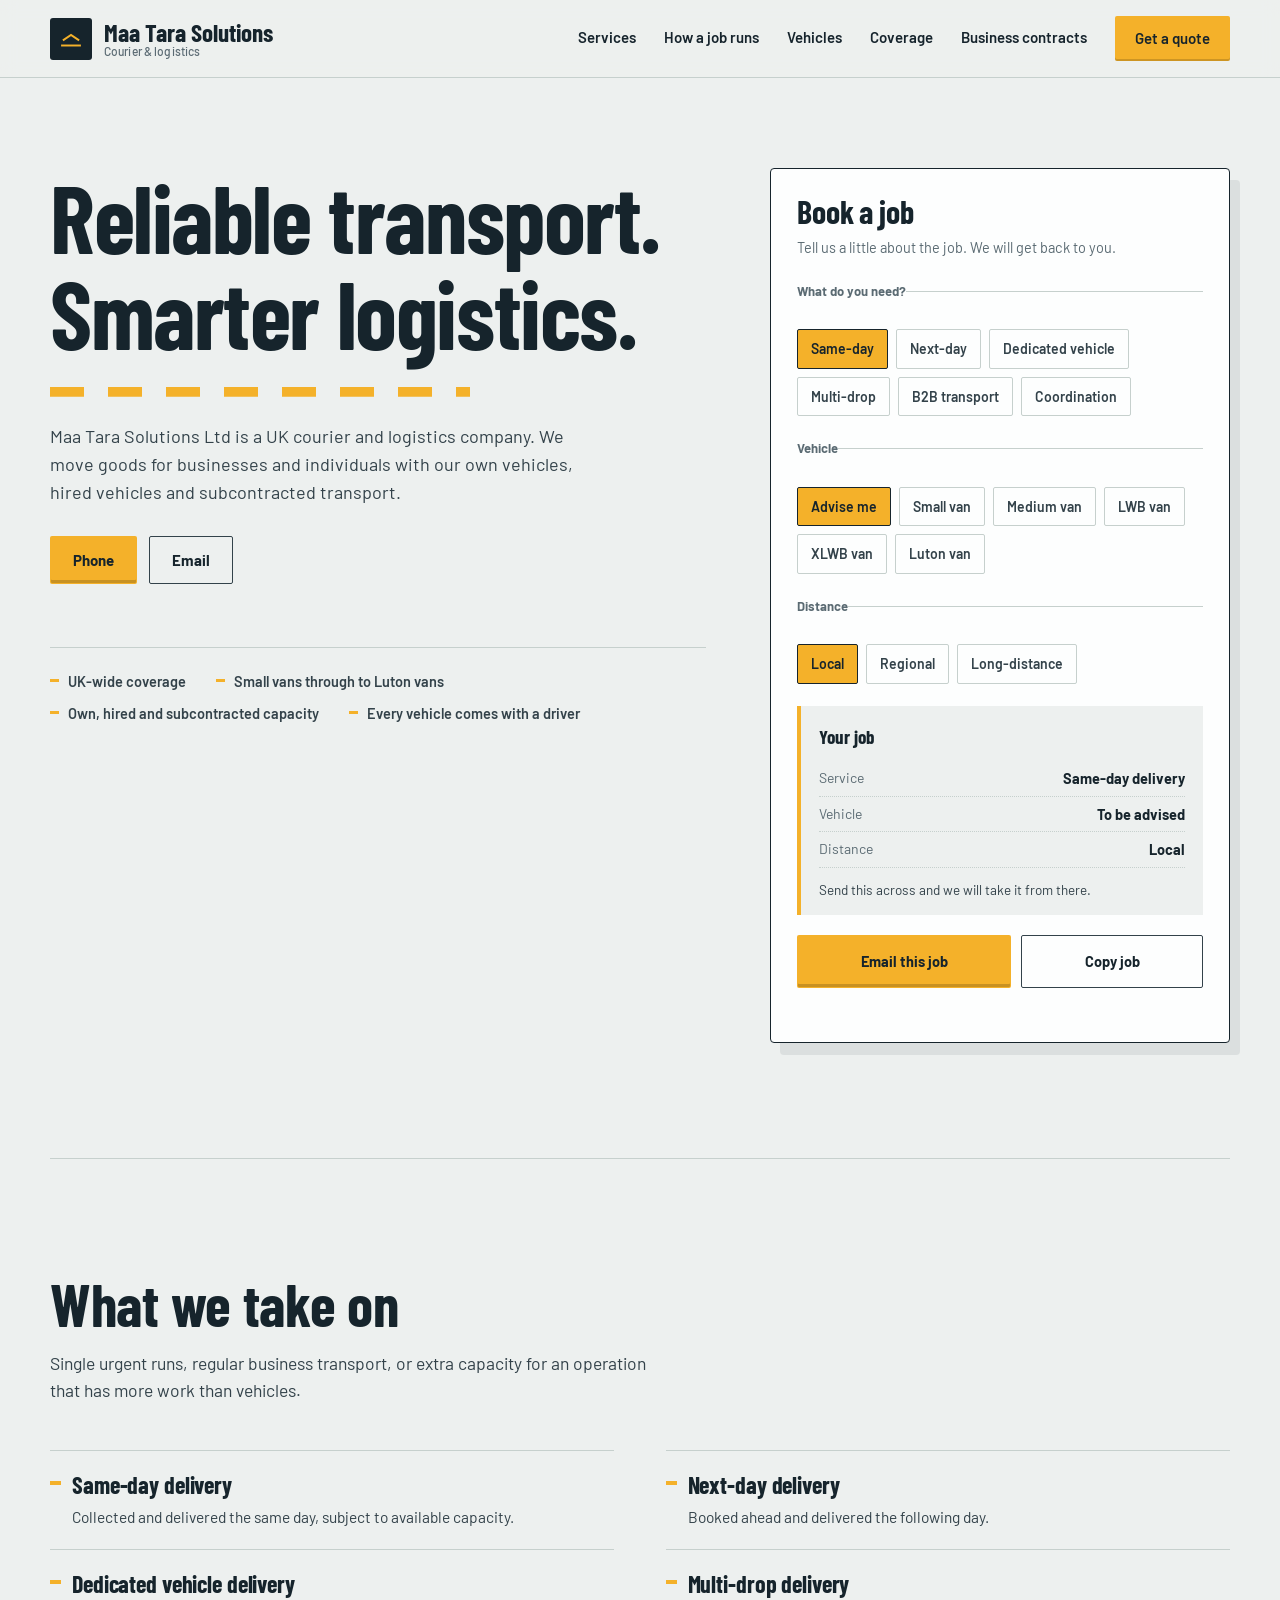
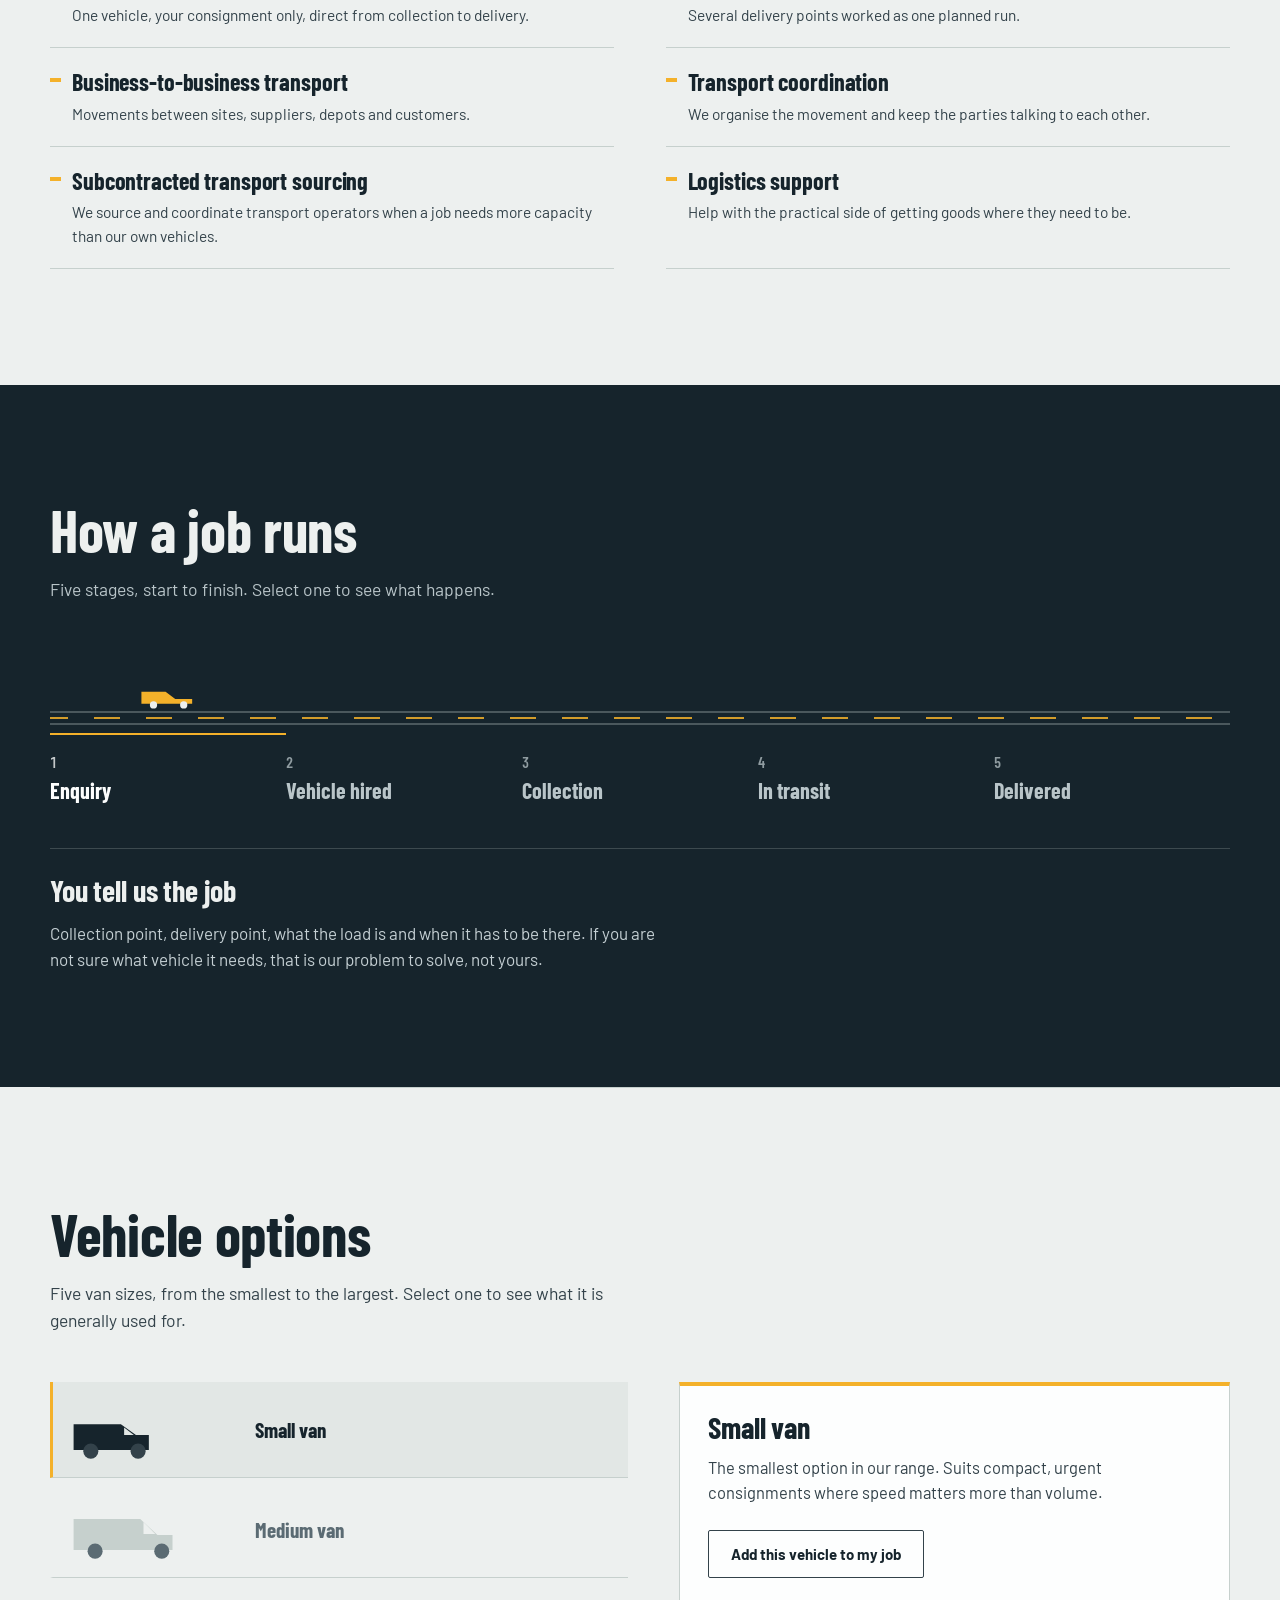
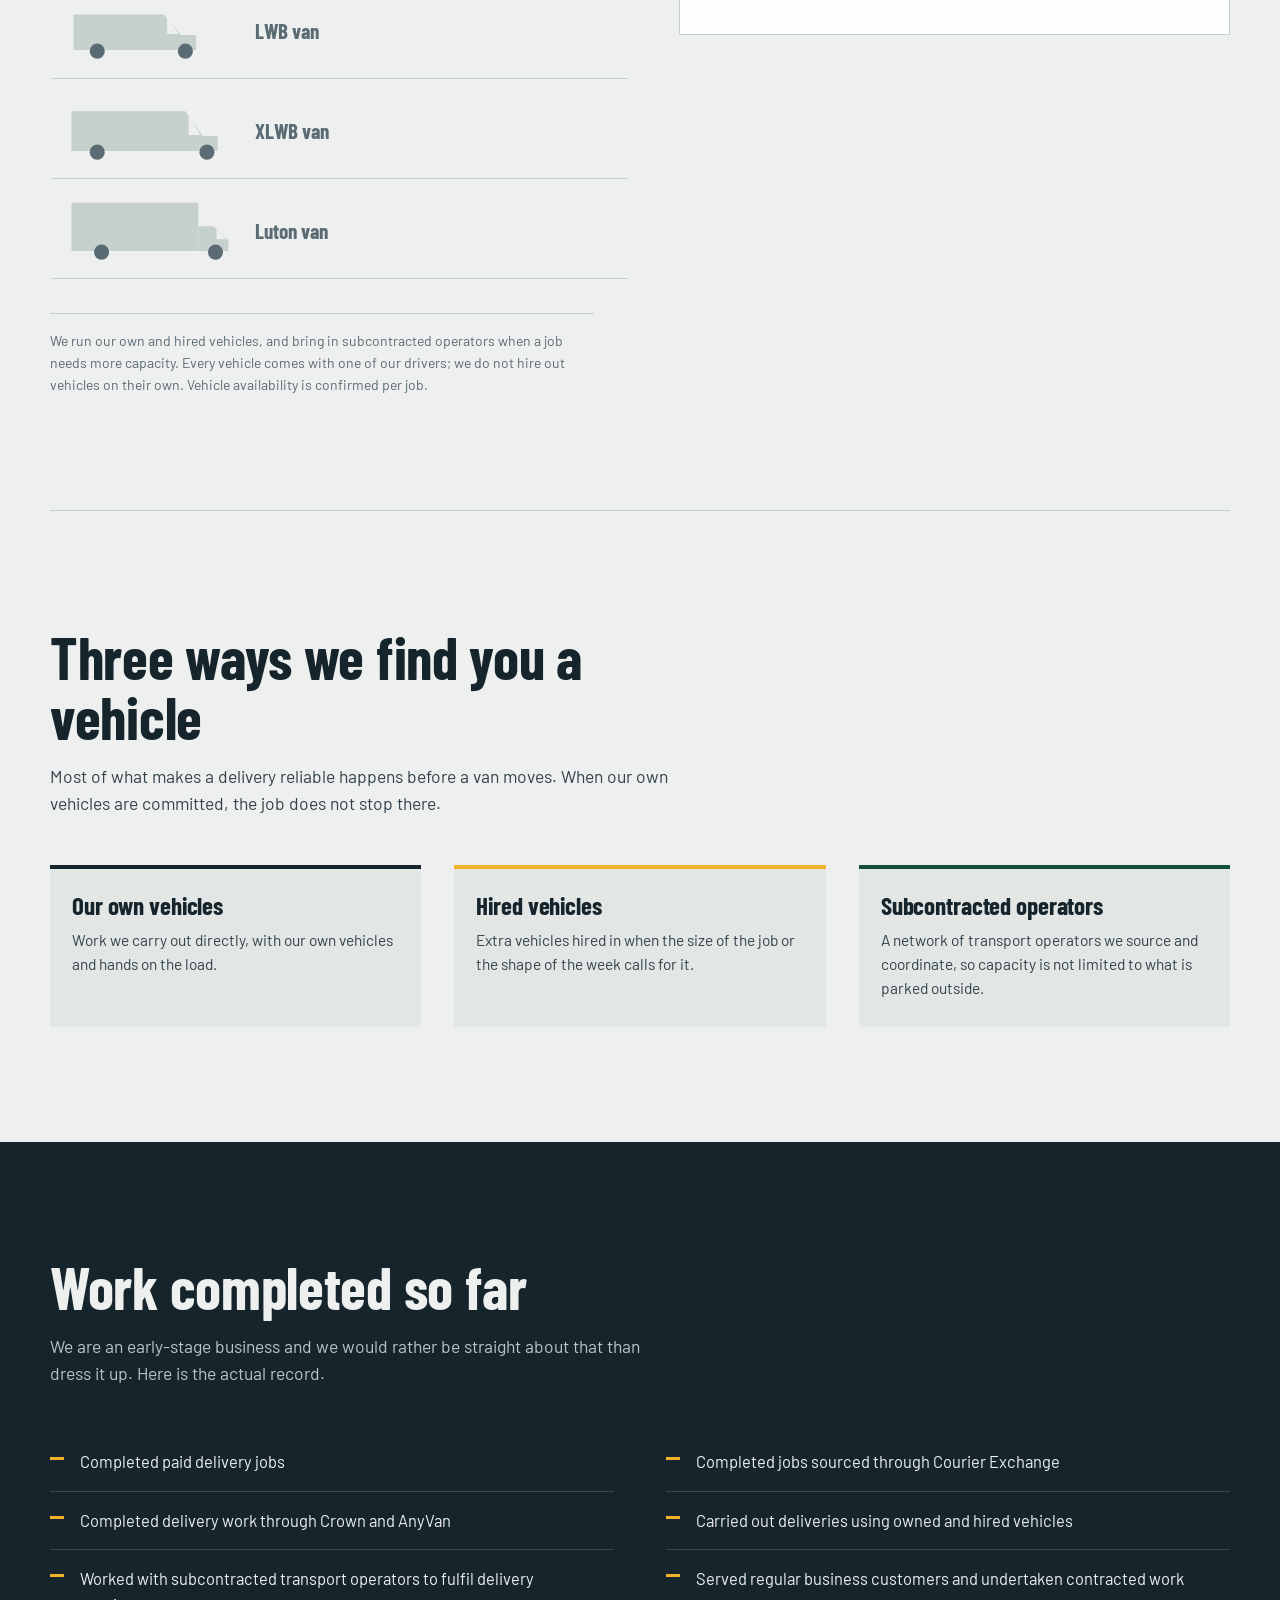
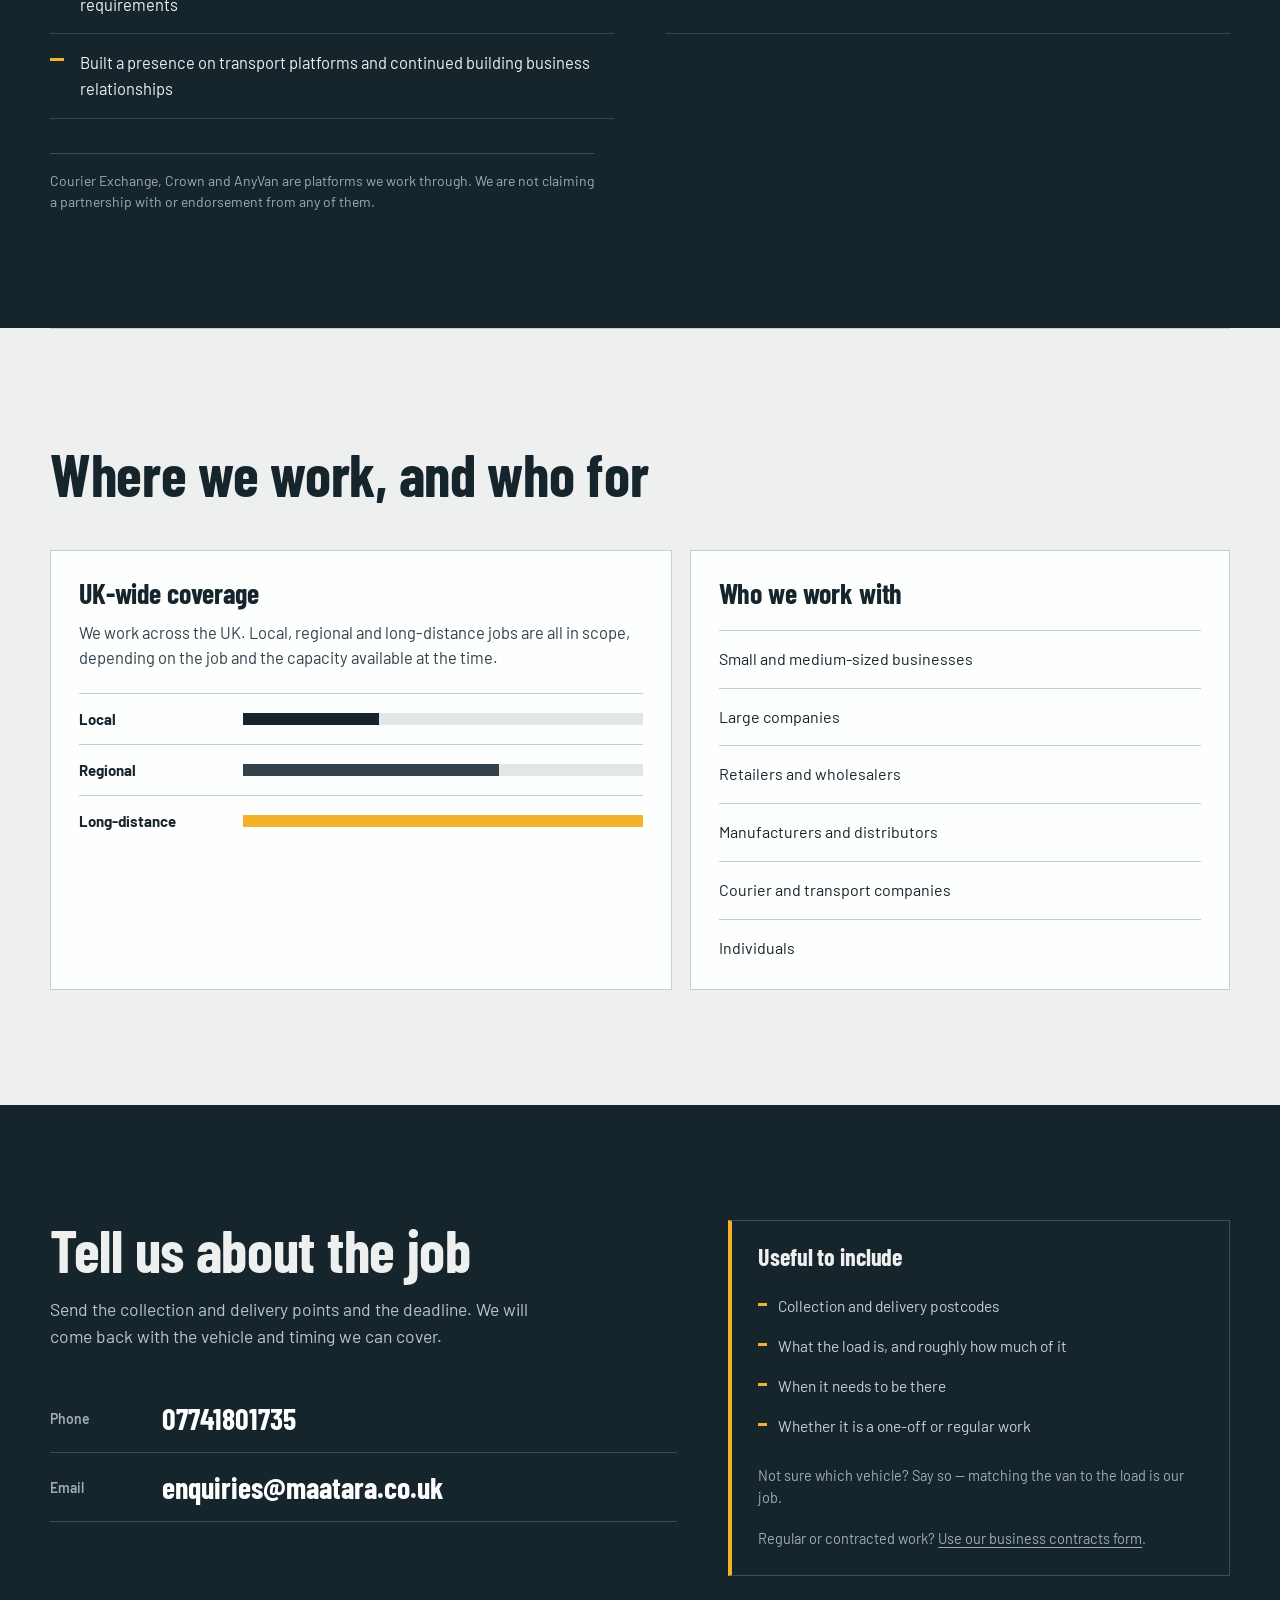
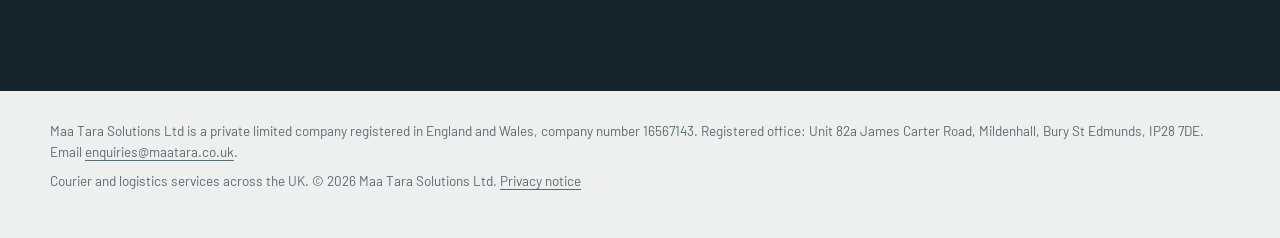
<file: index.html>
<!doctype html>
<html lang="en-GB">
  <head>
    <meta charset="UTF-8" />
    <meta name="viewport" content="width=device-width, initial-scale=1.0" />
    <meta
      name="description"
      content="Maa Tara Solutions Ltd is a UK courier and logistics company offering same-day, next-day, dedicated and multi-drop delivery, using owned, hired and subcontracted vehicles."
    />
    <meta name="theme-color" content="#16242C" />
    <meta property="og:title" content="Maa Tara Solutions Ltd — courier and logistics" />
    <meta
      property="og:description"
      content="Same-day, next-day, dedicated and multi-drop delivery across the UK. Flexible capacity through owned, hired and subcontracted vehicles."
    />
    <meta property="og:type" content="website" />
    <meta property="og:locale" content="en_GB" />
    <meta
      property="og:url"
      content="https://www.maatara.co.uk/"
    />
    <meta
      property="og:image"
      content="https://www.maatara.co.uk/assets/og-image.png"
    />
    <meta
      property="og:image:alt"
      content="Maa Tara Solutions Ltd — reliable transport, smarter logistics"
    />
    <meta name="twitter:card" content="summary_large_image" />
    <meta
      name="twitter:image"
      content="https://www.maatara.co.uk/assets/og-image.png"
    />
    <link
      rel="canonical"
      href="https://www.maatara.co.uk/"
    />
    <link rel="icon" href="assets/favicon.svg" type="image/svg+xml" />
    <link rel="preconnect" href="https://fonts.googleapis.com" />
    <link rel="preconnect" href="https://fonts.gstatic.com" crossorigin />
    <link
      href="https://fonts.googleapis.com/css2?family=Barlow+Condensed:wght@500;600;700&family=Barlow:wght@400;500;600;700&display=swap"
      rel="stylesheet"
    />
    <link rel="stylesheet" href="styles.css" />
    <title>Maa Tara Solutions Ltd — courier and logistics</title>
    <script type="application/ld+json">
      {
        "@context": "https://schema.org",
        "@type": "LocalBusiness",
        "name": "Maa Tara Solutions Ltd",
        "legalName": "Maa Tara Solutions Ltd",
        "description": "UK courier and logistics company providing same-day, next-day, dedicated, and multi-drop delivery, transport coordination and subcontracted transport sourcing.",
        "url": "https://www.maatara.co.uk/",
        "telephone": "07741801735",
        "email": "enquiries@maatara.co.uk",
        "address": {
          "@type": "PostalAddress",
          "streetAddress": "Unit 82a James Carter Road",
          "addressLocality": "Mildenhall, Bury St Edmunds",
          "addressRegion": "Suffolk",
          "postalCode": "IP28 7DE",
          "addressCountry": "GB"
        },
        "areaServed": {
          "@type": "Country",
          "name": "United Kingdom"
        },
        "knowsAbout": [
          "Same-day delivery",
          "Next-day delivery",
          "Dedicated vehicle delivery",
          "Multi-drop delivery",
          "Business-to-business transport",
          "Transport coordination",
          "Logistics support"
        ]
      }
    </script>
  </head>
  <body>
    <a class="skip-link" href="#main-content">Skip to content</a>

    <header class="site-header">
      <a class="brand" href="#top">
        <span class="brand-mark" aria-hidden="true">
          <svg viewBox="0 0 32 32" role="presentation" focusable="false">
            <path d="M5 24h22" />
            <path d="M7 17l9-6 9 6" />
          </svg>
        </span>
        <span class="brand-text">
          Maa Tara Solutions
          <small>Courier &amp; logistics</small>
        </span>
      </a>

      <button
        class="menu-toggle"
        type="button"
        aria-expanded="false"
        aria-controls="primary-nav"
        aria-label="Open menu"
      >
        <span></span><span></span><span></span>
      </button>

      <nav id="primary-nav" aria-label="Primary">
        <a href="#services">Services</a>
        <a href="#how-it-works">How a job runs</a>
        <a href="#vehicles">Vehicles</a>
        <a href="#coverage">Coverage</a>
        <a href="fleet-contracts.html">Business contracts</a>
        <a class="nav-cta" href="#contact">Get a quote</a>
      </nav>
    </header>

    <main id="main-content">
      <section class="hero" id="top">
        <div class="hero-copy">
          <h1>Reliable transport.<br />Smarter logistics.</h1>
          <p class="hero-lede">
            Maa Tara Solutions Ltd is a UK courier and logistics company. We
            move goods for businesses and individuals with our own vehicles,
            hired vehicles and subcontracted transport.
          </p>
          <div class="hero-actions">
            <button
              class="btn btn-primary"
              type="button"
              data-copy="07741801735"
              data-label="Phone"
              aria-label="Copy phone number"
            >
              Phone
            </button>
            <button
              class="btn btn-quiet"
              type="button"
              data-copy="enquiries@maatara.co.uk"
              data-label="Email"
              aria-label="Copy email address"
            >
              Email
            </button>
          </div>
          <p class="copy-status hero-copy-status" role="status" aria-live="polite"></p>
          <ul class="hero-facts">
            <li>UK-wide coverage</li>
            <li>Small vans through to Luton vans</li>
            <li>Own, hired and subcontracted capacity</li>
            <li>Every vehicle comes with a driver</li>
          </ul>
        </div>

        <form class="console" id="planner" aria-labelledby="planner-title">
          <div class="console-head">
            <h2 id="planner-title">Book a job</h2>
            <p>Tell us a little about the job. We will get back to you.</p>
          </div>

          <fieldset class="console-field">
            <legend>What do you need?</legend>
            <div class="options">
              <input type="radio" name="service" id="svc-same" value="Same-day delivery" checked />
              <label for="svc-same">Same-day</label>
              <input type="radio" name="service" id="svc-next" value="Next-day delivery" />
              <label for="svc-next">Next-day</label>
              <input type="radio" name="service" id="svc-ded" value="Dedicated vehicle delivery" />
              <label for="svc-ded">Dedicated vehicle</label>
              <input type="radio" name="service" id="svc-multi" value="Multi-drop delivery" />
              <label for="svc-multi">Multi-drop</label>
              <input type="radio" name="service" id="svc-b2b" value="Business-to-business transport" />
              <label for="svc-b2b">B2B transport</label>
              <input type="radio" name="service" id="svc-coord" value="Transport coordination" />
              <label for="svc-coord">Coordination</label>
            </div>
          </fieldset>

          <fieldset class="console-field">
            <legend>Vehicle</legend>
            <div class="options">
              <input type="radio" name="vehicle" id="veh-advise" value="To be advised" checked />
              <label for="veh-advise">Advise me</label>
              <input type="radio" name="vehicle" id="veh-small" value="Small van" />
              <label for="veh-small">Small van</label>
              <input type="radio" name="vehicle" id="veh-medium" value="Medium van" />
              <label for="veh-medium">Medium van</label>
              <input type="radio" name="vehicle" id="veh-lwb" value="LWB van" />
              <label for="veh-lwb">LWB van</label>
              <input type="radio" name="vehicle" id="veh-xlwb" value="XLWB van" />
              <label for="veh-xlwb">XLWB van</label>
              <input type="radio" name="vehicle" id="veh-luton" value="Luton van" />
              <label for="veh-luton">Luton van</label>
            </div>
          </fieldset>

          <fieldset class="console-field">
            <legend>Distance</legend>
            <div class="options">
              <input type="radio" name="distance" id="dist-local" value="Local" checked />
              <label for="dist-local">Local</label>
              <input type="radio" name="distance" id="dist-regional" value="Regional" />
              <label for="dist-regional">Regional</label>
              <input type="radio" name="distance" id="dist-long" value="Long-distance, nationwide" />
              <label for="dist-long">Long-distance</label>
            </div>
          </fieldset>

          <div class="jobsheet" aria-live="polite">
            <p class="jobsheet-title">Your job</p>
            <dl>
              <div class="jobsheet-row">
                <dt>Service</dt>
                <dd data-sheet="service">Same-day delivery</dd>
              </div>
              <div class="jobsheet-row">
                <dt>Vehicle</dt>
                <dd data-sheet="vehicle">To be advised</dd>
              </div>
              <div class="jobsheet-row">
                <dt>Distance</dt>
                <dd data-sheet="distance">Local</dd>
              </div>
            </dl>
            <p class="jobsheet-note" data-sheet="note">
              Send this across and we will take it from there.
            </p>
          </div>

          <div class="console-actions">
            <a class="btn btn-primary" id="email-job" href="mailto:enquiries@maatara.co.uk">
              Email this job
            </a>
            <button class="btn btn-quiet" type="button" data-copy-sheet>
              Copy job
            </button>
          </div>
          <p class="console-status" role="status" aria-live="polite"></p>
        </form>
      </section>

      <section class="band" id="services" aria-labelledby="services-title">
        <div class="band-head">
          <h2 id="services-title">What we take on</h2>
          <p>
            Single urgent runs, regular business transport, or extra capacity for
            an operation that has more work than vehicles.
          </p>
        </div>

        <ul class="service-list">
          <li>
            <h3>Same-day delivery</h3>
            <p>Collected and delivered the same day, subject to available capacity.</p>
          </li>
          <li>
            <h3>Next-day delivery</h3>
            <p>Booked ahead and delivered the following day.</p>
          </li>
          <li>
            <h3>Dedicated vehicle delivery</h3>
            <p>One vehicle, your consignment only, direct from collection to delivery.</p>
          </li>
          <li>
            <h3>Multi-drop delivery</h3>
            <p>Several delivery points worked as one planned run.</p>
          </li>
          <li>
            <h3>Business-to-business transport</h3>
            <p>Movements between sites, suppliers, depots and customers.</p>
          </li>
          <li>
            <h3>Transport coordination</h3>
            <p>We organise the movement and keep the parties talking to each other.</p>
          </li>
          <li>
            <h3>Subcontracted transport sourcing</h3>
            <p>
              We source and coordinate transport operators when a job needs more
              capacity than our own vehicles.
            </p>
          </li>
          <li>
            <h3>Logistics support</h3>
            <p>Help with the practical side of getting goods where they need to be.</p>
          </li>
        </ul>
      </section>

      <section class="band band-dark" id="how-it-works" aria-labelledby="run-title">
        <div class="band-head">
          <h2 id="run-title">How a job runs</h2>
          <p>Five stages, start to finish. Select one to see what happens.</p>
        </div>

        <div class="run">
          <div class="run-road">
            <div class="run-lane" aria-hidden="true">
              <span class="run-marker" data-run-marker>
                <svg viewBox="0 0 48 24" role="presentation" focusable="false">
                  <path class="van-body" d="M2 18V8h20l8 6h14v4z" />
                  <circle class="van-wheel" cx="12" cy="19" r="3" />
                  <circle class="van-wheel" cx="37" cy="19" r="3" />
                </svg>
              </span>
            </div>
            <div class="run-stages" role="tablist" aria-label="Stages of a job">
              <button
                class="stage"
                type="button"
                role="tab"
                id="stage-tab-1"
                aria-controls="stage-panel-1"
                aria-selected="true"
              >
                <span class="stage-num">1</span>
                <span class="stage-name">Enquiry</span>
              </button>
              <button
                class="stage"
                type="button"
                role="tab"
                id="stage-tab-2"
                aria-controls="stage-panel-2"
                aria-selected="false"
                tabindex="-1"
              >
                <span class="stage-num">2</span>
                <span class="stage-name">Vehicle hired</span>
              </button>
              <button
                class="stage"
                type="button"
                role="tab"
                id="stage-tab-3"
                aria-controls="stage-panel-3"
                aria-selected="false"
                tabindex="-1"
              >
                <span class="stage-num">3</span>
                <span class="stage-name">Collection</span>
              </button>
              <button
                class="stage"
                type="button"
                role="tab"
                id="stage-tab-4"
                aria-controls="stage-panel-4"
                aria-selected="false"
                tabindex="-1"
              >
                <span class="stage-num">4</span>
                <span class="stage-name">In transit</span>
              </button>
              <button
                class="stage"
                type="button"
                role="tab"
                id="stage-tab-5"
                aria-controls="stage-panel-5"
                aria-selected="false"
                tabindex="-1"
              >
                <span class="stage-num">5</span>
                <span class="stage-name">Delivered</span>
              </button>
            </div>
          </div>

          <div class="run-panels">
            <div
              class="run-panel"
              id="stage-panel-1"
              role="tabpanel"
              aria-labelledby="stage-tab-1"
              tabindex="0"
            >
              <h3>You tell us the job</h3>
              <p>
                Collection point, delivery point, what the load is and when it
                has to be there. If you are not sure what vehicle it needs, that
                is our problem to solve, not yours.
              </p>
            </div>
            <div
              class="run-panel"
              id="stage-panel-2"
              role="tabpanel"
              aria-labelledby="stage-tab-2"
              tabindex="0"
              hidden
            >
              <h3>Vehicle hired</h3>
              <p>
                A vehicle is lined up for the job, from our own vans, a hired
                van, or a subcontracted operator when more capacity is needed.
              </p>
            </div>
            <div
              class="run-panel"
              id="stage-panel-3"
              role="tabpanel"
              aria-labelledby="stage-tab-3"
              tabindex="0"
              hidden
            >
              <h3>Collection</h3>
              <p>
                The vehicle arrives at the collection point and the consignment
                is loaded. You get one point of contact for the job rather than
                a queue.
              </p>
            </div>
            <div
              class="run-panel"
              id="stage-panel-4"
              role="tabpanel"
              aria-labelledby="stage-tab-4"
              tabindex="0"
              hidden
            >
              <h3>In transit</h3>
              <p>
                Direct to the delivery point on a dedicated job, or worked in
                sequence on a planned multi-drop run. If something changes on
                the road, we tell you rather than let you find out on arrival.
              </p>
            </div>
            <div
              class="run-panel"
              id="stage-panel-5"
              role="tabpanel"
              aria-labelledby="stage-tab-5"
              tabindex="0"
              hidden
            >
              <h3>Delivered</h3>
              <p>
                The consignment is delivered and we confirm it back to you. For
                regular customers, the next job usually starts as a message
                rather than a form.
              </p>
            </div>
          </div>
        </div>
      </section>

      <section class="band" id="vehicles" aria-labelledby="vehicles-title">
        <div class="band-head">
          <h2 id="vehicles-title">Vehicle options</h2>
          <p>
            Five van sizes, from the smallest to the largest. Select one to see
            what it is generally used for.
          </p>
        </div>

        <div class="fleet">
          <div class="fleet-strip" role="tablist" aria-label="Vehicle options">
            <button
              class="van"
              type="button"
              role="tab"
              id="van-tab-small"
              aria-controls="van-panel-small"
              aria-selected="true"
              data-vehicle="veh-small"
            >
              <span class="van-art" aria-hidden="true">
                <svg viewBox="0 0 160 70" role="presentation" focusable="false">
                  <path class="van-body" d="M8 54V30h44l14 10h12v14z" />
                  <path class="van-glass" d="M55 33l9 7h-9z" />
                  <circle class="van-wheel" cx="24" cy="55" r="7" />
                  <circle class="van-wheel" cx="68" cy="55" r="7" />
                </svg>
              </span>
              <span class="van-name">Small van</span>
            </button>
            <button
              class="van"
              type="button"
              role="tab"
              id="van-tab-medium"
              aria-controls="van-panel-medium"
              aria-selected="false"
              tabindex="-1"
              data-vehicle="veh-medium"
            >
              <span class="van-art" aria-hidden="true">
                <svg viewBox="0 0 160 70" role="presentation" focusable="false">
                  <path class="van-body" d="M8 54V25h62l16 15h14v14z" />
                  <path class="van-glass" d="M73 28l11 11H73z" />
                  <circle class="van-wheel" cx="28" cy="55" r="7" />
                  <circle class="van-wheel" cx="90" cy="55" r="7" />
                </svg>
              </span>
              <span class="van-name">Medium van</span>
            </button>
            <button
              class="van"
              type="button"
              role="tab"
              id="van-tab-lwb"
              aria-controls="van-panel-lwb"
              aria-selected="false"
              tabindex="-1"
              data-vehicle="veh-lwb"
            >
              <span class="van-art" aria-hidden="true">
                <svg viewBox="0 0 160 70" role="presentation" focusable="false">
                  <path class="van-body" d="M8 54V21h84l16 19h14v14z" />
                  <path class="van-glass" d="M95 24l11 15H95z" />
                  <circle class="van-wheel" cx="30" cy="55" r="7" />
                  <circle class="van-wheel" cx="112" cy="55" r="7" />
                </svg>
              </span>
              <span class="van-name">LWB van</span>
            </button>
            <button
              class="van"
              type="button"
              role="tab"
              id="van-tab-xlwb"
              aria-controls="van-panel-xlwb"
              aria-selected="false"
              tabindex="-1"
              data-vehicle="veh-xlwb"
            >
              <span class="van-art" aria-hidden="true">
                <svg viewBox="0 0 160 70" role="presentation" focusable="false">
                  <path class="van-body" d="M6 54V17h106l16 23h14v14z" />
                  <path class="van-glass" d="M115 21l11 18h-11z" />
                  <circle class="van-wheel" cx="30" cy="55" r="7" />
                  <circle class="van-wheel" cx="132" cy="55" r="7" />
                </svg>
              </span>
              <span class="van-name">XLWB van</span>
            </button>
            <button
              class="van"
              type="button"
              role="tab"
              id="van-tab-luton"
              aria-controls="van-panel-luton"
              aria-selected="false"
              tabindex="-1"
              data-vehicle="veh-luton"
            >
              <span class="van-art" aria-hidden="true">
                <svg viewBox="0 0 160 70" role="presentation" focusable="false">
                  <path class="van-body" d="M6 54V9h118v45z" />
                  <path class="van-body" d="M124 54V31h14l14 13v10z" />
                  <path class="van-glass" d="M141 33l9 10h-9z" />
                  <circle class="van-wheel" cx="34" cy="55" r="7" />
                  <circle class="van-wheel" cx="140" cy="55" r="7" />
                </svg>
              </span>
              <span class="van-name">Luton van</span>
            </button>
          </div>

          <div class="fleet-detail">
            <div
              class="van-panel"
              id="van-panel-small"
              role="tabpanel"
              aria-labelledby="van-tab-small"
              tabindex="0"
            >
              <h3>Small van</h3>
              <p>
                The smallest option in our range. Suits compact, urgent
                consignments where speed matters more than volume.
              </p>
            </div>
            <div
              class="van-panel"
              id="van-panel-medium"
              role="tabpanel"
              aria-labelledby="van-tab-medium"
              tabindex="0"
              hidden
            >
              <h3>Medium van</h3>
              <p>
                A step up in space for everyday business movements and
                multi-drop work with several items per drop.
              </p>
            </div>
            <div
              class="van-panel"
              id="van-panel-lwb"
              role="tabpanel"
              aria-labelledby="van-tab-lwb"
              tabindex="0"
              hidden
            >
              <h3>Long-wheelbase van</h3>
              <p>
                Longer load area for consignments that need length rather than
                height. A common choice for dedicated runs.
              </p>
            </div>
            <div
              class="van-panel"
              id="van-panel-xlwb"
              role="tabpanel"
              aria-labelledby="van-tab-xlwb"
              tabindex="0"
              hidden
            >
              <h3>Extra-long-wheelbase van</h3>
              <p>
                The longest van body we run to, for larger or awkwardly long
                loads on dedicated and B2B work.
              </p>
            </div>
            <div
              class="van-panel"
              id="van-panel-luton"
              role="tabpanel"
              aria-labelledby="van-tab-luton"
              tabindex="0"
              hidden
            >
              <h3>Luton van</h3>
              <p>
                A box body over the cab, so the usable space is a full box
                rather than a van shell. Suits bulkier loads.
              </p>
            </div>

            <button class="btn btn-quiet" type="button" data-use-vehicle>
              Add this vehicle to my job
            </button>
            <p class="fleet-status" role="status" aria-live="polite"></p>
          </div>
        </div>

        <p class="band-note">
          We run our own and hired vehicles, and bring in subcontracted operators
          when a job needs more capacity. Every vehicle comes with one of our
          drivers; we do not hire out vehicles on their own. Vehicle
          availability is confirmed per job.
        </p>
      </section>

      <section class="band" id="capacity" aria-labelledby="capacity-title">
        <div class="band-head">
          <h2 id="capacity-title">Three ways we find you a vehicle</h2>
          <p>
            Most of what makes a delivery reliable happens before a van moves.
            When our own vehicles are committed, the job does not stop there.
          </p>
        </div>

        <div class="lanes">
          <article class="lane">
            <h3>Our own vehicles</h3>
            <p>
              Work we carry out directly, with our own vehicles and hands on the
              load.
            </p>
          </article>
          <article class="lane">
            <h3>Hired vehicles</h3>
            <p>
              Extra vehicles hired in when the size of the job or the shape of
              the week calls for it.
            </p>
          </article>
          <article class="lane">
            <h3>Subcontracted operators</h3>
            <p>
              A network of transport operators we source and coordinate, so
              capacity is not limited to what is parked outside.
            </p>
          </article>
        </div>
      </section>

      <section class="band band-dark" id="experience" aria-labelledby="experience-title">
        <div class="band-head">
          <h2 id="experience-title">Work completed so far</h2>
          <p>
            We are an early-stage business and we would rather be straight about
            that than dress it up. Here is the actual record.
          </p>
        </div>

        <ul class="record">
          <li>Completed paid delivery jobs</li>
          <li>Completed jobs sourced through Courier Exchange</li>
          <li>Completed delivery work through Crown and AnyVan</li>
          <li>Carried out deliveries using owned and hired vehicles</li>
          <li>Worked with subcontracted transport operators to fulfil delivery requirements</li>
          <li>Served regular business customers and undertaken contracted work</li>
          <li>Built a presence on transport platforms and continued building business relationships</li>
        </ul>

        <p class="band-note">
          Courier Exchange, Crown and AnyVan are platforms we work through. We
          are not claiming a partnership with or endorsement from any of them.
        </p>
      </section>

      <section class="band" id="coverage" aria-labelledby="coverage-title">
        <div class="band-head">
          <h2 id="coverage-title">Where we work, and who for</h2>
        </div>

        <div class="coverage">
          <div class="coverage-reach">
            <h3>UK-wide coverage</h3>
            <p>
              We work across the UK. Local, regional and long-distance jobs are
              all in scope, depending on the job and the capacity available at
              the time.
            </p>
            <ul class="reach-bands">
              <li>
                <span class="reach-label">Local</span>
                <span class="reach-track" aria-hidden="true"><span class="reach-bar reach-bar-local"></span></span>
              </li>
              <li>
                <span class="reach-label">Regional</span>
                <span class="reach-track" aria-hidden="true"><span class="reach-bar reach-bar-regional"></span></span>
              </li>
              <li>
                <span class="reach-label">Long-distance</span>
                <span class="reach-track" aria-hidden="true"><span class="reach-bar reach-bar-long"></span></span>
              </li>
            </ul>
          </div>

          <div class="coverage-customers">
            <h3>Who we work with</h3>
            <ul class="customer-list">
              <li>Small and medium-sized businesses</li>
              <li>Large companies</li>
              <li>Retailers and wholesalers</li>
              <li>Manufacturers and distributors</li>
              <li>Courier and transport companies</li>
              <li>Individuals</li>
            </ul>
          </div>
        </div>
      </section>

      <section class="band band-contact" id="contact" aria-labelledby="contact-title">
        <div class="contact-inner">
          <div class="contact-copy">
            <h2 id="contact-title">Tell us about the job</h2>
            <p>
              Send the collection and delivery points and the deadline. We will
              come back with the vehicle and timing we can cover.
            </p>

            <ul class="contact-channels">
              <li>
                <span class="channel-label">Phone</span>
                <button
                  class="channel-value"
                  type="button"
                  data-copy="07741801735"
                  data-label="07741801735"
                >
                  07741801735
                </button>
              </li>
              <li>
                <span class="channel-label">Email</span>
                <button
                  class="channel-value"
                  type="button"
                  data-copy="enquiries@maatara.co.uk"
                  data-label="enquiries@maatara.co.uk"
                >
                  enquiries@maatara.co.uk
                </button>
              </li>
            </ul>
            <p class="copy-status" role="status" aria-live="polite"></p>
          </div>

          <aside class="contact-aside">
            <h3>Useful to include</h3>
            <ul>
              <li>Collection and delivery postcodes</li>
              <li>What the load is, and roughly how much of it</li>
              <li>When it needs to be there</li>
              <li>Whether it is a one-off or regular work</li>
            </ul>
            <p>
              Not sure which vehicle? Say so — matching the van to the load is
              our job.
            </p>
            <p>
              Regular or contracted work?
              <a href="fleet-contracts.html">Use our business contracts form</a>.
            </p>
          </aside>
        </div>
      </section>
    </main>

    <footer class="site-footer">
      <p class="footer-legal">
        Maa Tara Solutions Ltd is a private limited company registered in
        England and Wales, company number 16567143. Registered office: Unit 82a
        James Carter Road, Mildenhall, Bury St Edmunds, IP28 7DE. Email
        <a href="mailto:enquiries@maatara.co.uk">enquiries@maatara.co.uk</a>.
      </p>
      <p class="footer-meta">
        Courier and logistics services across the UK. ©
        <span id="current-year">2026</span> Maa Tara Solutions Ltd.
        <a href="privacy.html">Privacy notice</a>
      </p>
    </footer>

    <script src="script.js"></script>
  </body>
</html>
</file>
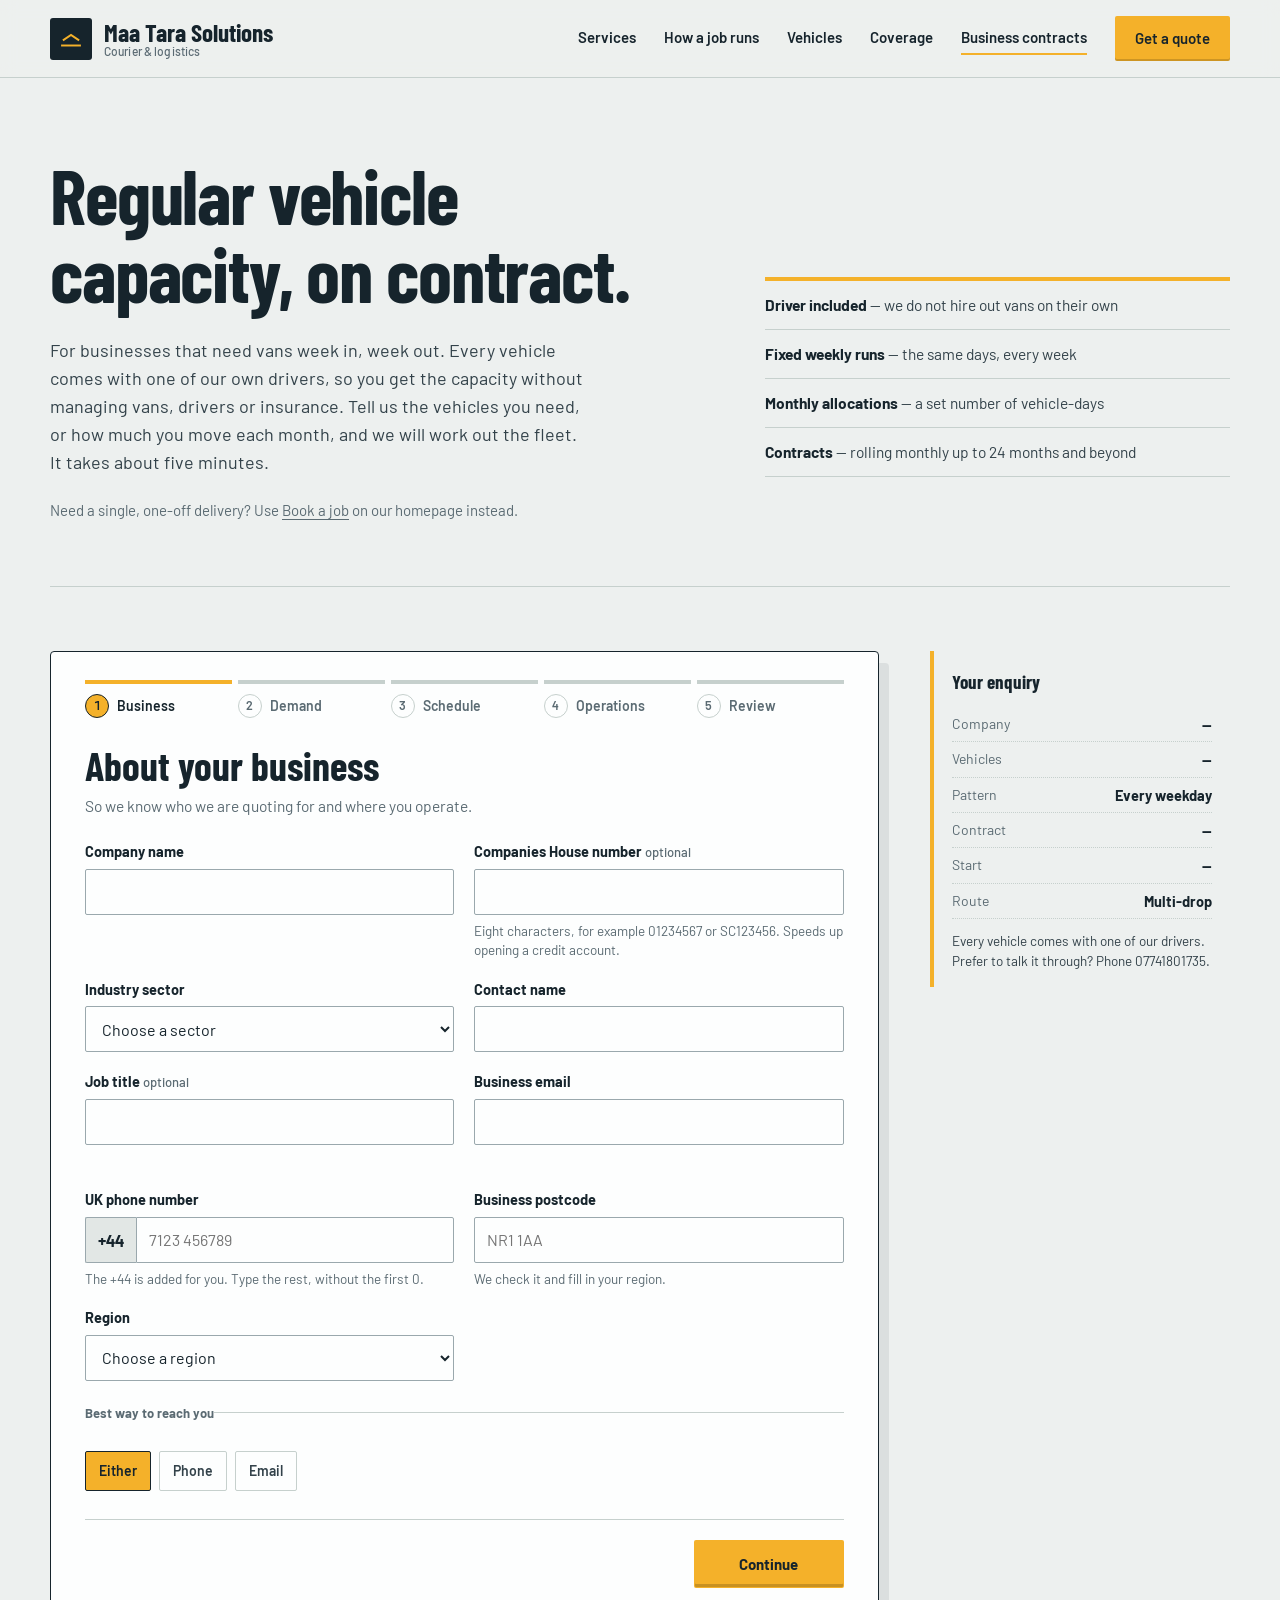
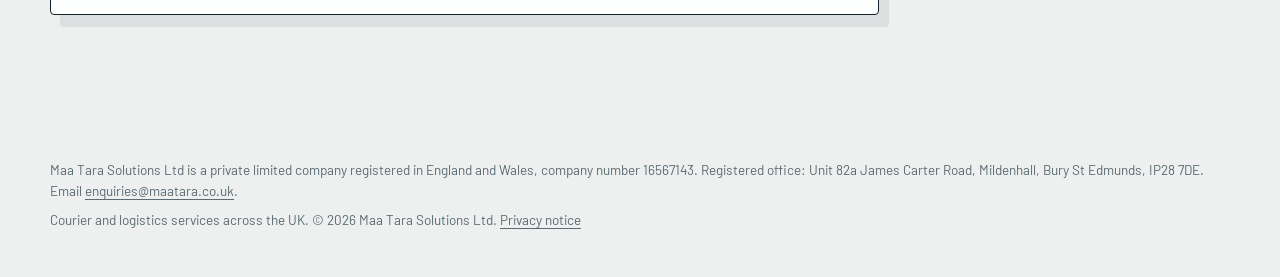
<file: fleet-contracts.html>
<!doctype html>
<html lang="en-GB">
  <head>
    <meta charset="UTF-8" />
    <meta name="viewport" content="width=device-width, initial-scale=1.0" />
    <meta
      name="description"
      content="Recurring, contracted van capacity for UK businesses. Tell Maa Tara Solutions Ltd your regular vehicle needs or your monthly freight volume and we will scope a fleet for you."
    />
    <meta name="theme-color" content="#16242C" />
    <meta property="og:title" content="Business contracts — Maa Tara Solutions Ltd" />
    <meta
      property="og:description"
      content="Regular weekly runs, monthly vehicle allocations and multi-month contracts for UK businesses."
    />
    <meta property="og:type" content="website" />
    <meta property="og:locale" content="en_GB" />
    <meta
      property="og:url"
      content="https://www.maatara.co.uk/fleet-contracts.html"
    />
    <meta
      property="og:image"
      content="https://www.maatara.co.uk/assets/og-image.png"
    />
    <meta
      property="og:image:alt"
      content="Maa Tara Solutions Ltd — reliable transport, smarter logistics"
    />
    <meta name="twitter:card" content="summary_large_image" />
    <meta
      name="twitter:image"
      content="https://www.maatara.co.uk/assets/og-image.png"
    />
    <link
      rel="canonical"
      href="https://www.maatara.co.uk/fleet-contracts.html"
    />
    <link rel="icon" href="assets/favicon.svg" type="image/svg+xml" />
    <link rel="preconnect" href="https://fonts.googleapis.com" />
    <link rel="preconnect" href="https://fonts.gstatic.com" crossorigin />
    <link
      href="https://fonts.googleapis.com/css2?family=Barlow+Condensed:wght@500;600;700&family=Barlow:wght@400;500;600;700&display=swap"
      rel="stylesheet"
    />
    <link rel="stylesheet" href="styles.css" />
    <title>Business contracts — Maa Tara Solutions Ltd</title>
  </head>
  <body>
    <a class="skip-link" href="#main-content">Skip to content</a>

    <header class="site-header">
      <a class="brand" href="index.html#top">
        <span class="brand-mark" aria-hidden="true">
          <svg viewBox="0 0 32 32" role="presentation" focusable="false">
            <path d="M5 24h22" />
            <path d="M7 17l9-6 9 6" />
          </svg>
        </span>
        <span class="brand-text">
          Maa Tara Solutions
          <small>Courier &amp; logistics</small>
        </span>
      </a>

      <button
        class="menu-toggle"
        type="button"
        aria-expanded="false"
        aria-controls="primary-nav"
        aria-label="Open menu"
      >
        <span></span><span></span><span></span>
      </button>

      <nav id="primary-nav" aria-label="Primary">
        <a href="index.html#services">Services</a>
        <a href="index.html#how-it-works">How a job runs</a>
        <a href="index.html#vehicles">Vehicles</a>
        <a href="index.html#coverage">Coverage</a>
        <a class="is-current" href="fleet-contracts.html" aria-current="page">Business contracts</a>
        <a class="nav-cta" href="index.html#contact">Get a quote</a>
      </nav>
    </header>

    <main id="main-content">
      <section class="fc-intro" aria-labelledby="fc-title">
        <div class="fc-intro-copy">
          <h1 id="fc-title">Regular vehicle capacity, on contract.</h1>
          <p class="hero-lede">
            For businesses that need vans week in, week out. Every vehicle comes
            with one of our own drivers, so you get the capacity without
            managing vans, drivers or insurance. Tell us the vehicles you need,
            or how much you move each month, and we will work out the fleet.
            It takes about five minutes.
          </p>
        </div>
        <ul class="fc-fit">
          <li><strong>Driver included</strong> — we do not hire out vans on their own</li>
          <li><strong>Fixed weekly runs</strong> — the same days, every week</li>
          <li><strong>Monthly allocations</strong> — a set number of vehicle-days</li>
          <li><strong>Contracts</strong> — rolling monthly up to 24 months and beyond</li>
        </ul>
        <p class="fc-oneoff">
          Need a single, one-off delivery? Use
          <a href="index.html#planner">Book a job</a> on our homepage instead.
        </p>
      </section>

      <section class="band fc-band" aria-label="Business contract enquiry">
        <noscript>
          <p class="fc-noscript">
            This form needs JavaScript. You can email your requirements
            straight to enquiries@maatara.co.uk or phone 07741801735.
          </p>
        </noscript>

        <div class="fc-layout">
          <form class="fc-form" id="fleet-form" novalidate>
            <ol class="fc-progress" aria-label="Form progress">
              <li data-progress="1" aria-current="step"><span>1</span> Business</li>
              <li data-progress="2"><span>2</span> Demand</li>
              <li data-progress="3"><span>3</span> Schedule</li>
              <li data-progress="4"><span>4</span> Operations</li>
              <li data-progress="5"><span>5</span> Review</li>
            </ol>

            <div class="fc-errors" role="alert" aria-live="assertive" tabindex="-1" hidden></div>

            <!-- ---------- step 1: business ---------- -->
            <fieldset class="fc-step" data-step="1">
              <legend class="fc-step-title">About your business</legend>
              <p class="fc-step-lede">So we know who we are quoting for and where you operate.</p>

              <div class="fc-grid">
                <div class="fc-field">
                  <label for="fc-company">Company name</label>
                  <input id="fc-company" name="company" type="text" autocomplete="organization" required />
                </div>
                <div class="fc-field">
                  <label for="fc-crn">Companies House number <span class="fc-opt">optional</span></label>
                  <input id="fc-crn" name="companyNumber" type="text" inputmode="text" maxlength="8" autocomplete="off" />
                  <p class="fc-hint">Eight characters, for example 01234567 or SC123456. Speeds up opening a credit account.</p>
                </div>
                <div class="fc-field">
                  <label for="fc-sector">Industry sector</label>
                  <select id="fc-sector" name="sector" required>
                    <option value="">Choose a sector</option>
                    <option>Retail and e-commerce</option>
                    <option>Wholesale and distribution</option>
                    <option>Manufacturing</option>
                    <option>Construction and building supplies</option>
                    <option>Food and drink</option>
                    <option>Healthcare and pharmaceutical</option>
                    <option>Automotive and parts</option>
                    <option>Furniture and white goods</option>
                    <option>Print, publishing and media</option>
                    <option>Events and exhibitions</option>
                    <option>Courier or transport operator</option>
                    <option>Other</option>
                  </select>
                </div>
                <div class="fc-field" data-show-when="sector:Other">
                  <label for="fc-sector-other">Your sector</label>
                  <input id="fc-sector-other" name="sectorOther" type="text" required />
                </div>
                <div class="fc-field">
                  <label for="fc-name">Contact name</label>
                  <input id="fc-name" name="contactName" type="text" autocomplete="name" required />
                </div>
                <div class="fc-field">
                  <label for="fc-role">Job title <span class="fc-opt">optional</span></label>
                  <input id="fc-role" name="jobTitle" type="text" autocomplete="organization-title" />
                </div>
                <div class="fc-field">
                  <label for="fc-email">Business email</label>
                  <input id="fc-email" name="email" type="email" autocomplete="email" required aria-describedby="fc-email-live" />
                  <p class="fc-live" id="fc-email-live" data-live="email" aria-live="polite"></p>
                </div>
                <div class="fc-field">
                  <label for="fc-phone">UK phone number</label>
                  <div class="fc-tel">
                    <span class="fc-tel-code" aria-hidden="true">+44</span>
                    <input id="fc-phone" name="phone" type="tel" autocomplete="tel-national" inputmode="tel" placeholder="7123 456789" maxlength="16" required data-validate="phone" aria-describedby="fc-phone-live" />
                  </div>
                  <p class="fc-live" id="fc-phone-live" data-live="phone" aria-live="polite">
                    The +44 is added for you. Type the rest, without the first 0.
                  </p>
                </div>
                <div class="fc-field">
                  <label for="fc-postcode">Business postcode</label>
                  <input id="fc-postcode" name="postcode" type="text" autocomplete="postal-code" placeholder="NR1 1AA" maxlength="8" required data-validate="postcode" data-fills-region aria-describedby="fc-postcode-live" />
                  <p class="fc-live" id="fc-postcode-live" data-live="postcode" aria-live="polite">
                    We check it and fill in your region.
                  </p>
                </div>
                <div class="fc-field">
                  <label for="fc-region">Region</label>
                  <select id="fc-region" name="region" required>
                    <option value="">Choose a region</option>
                    <option>London</option>
                    <option>South East</option>
                    <option>East of England</option>
                    <option>South West</option>
                    <option>West Midlands</option>
                    <option>East Midlands</option>
                    <option>Yorkshire and the Humber</option>
                    <option>North West</option>
                    <option>North East</option>
                    <option>Wales</option>
                    <option>Scotland</option>
                    <option>Northern Ireland</option>
                    <option>Several regions</option>
                  </select>
                </div>
              </div>

              <fieldset class="console-field">
                <legend>Best way to reach you</legend>
                <div class="options">
                  <input type="radio" name="contactPref" id="pref-either" value="Phone or email" checked />
                  <label for="pref-either">Either</label>
                  <input type="radio" name="contactPref" id="pref-phone" value="Phone" />
                  <label for="pref-phone">Phone</label>
                  <input type="radio" name="contactPref" id="pref-email" value="Email" />
                  <label for="pref-email">Email</label>
                </div>
              </fieldset>
            </fieldset>

            <!-- ---------- step 2: demand ---------- -->
            <fieldset class="fc-step" data-step="2">
              <legend class="fc-step-title">Your vehicle demand</legend>
              <p class="fc-step-lede">Pick whichever is easier. You can switch at any time.</p>

              <fieldset class="fc-choice">
                <legend class="fc-sr">How would you like to give us your demand?</legend>
                <input type="radio" name="demandMode" id="mode-known" value="known" checked />
                <label for="mode-known">
                  <strong>I know the vehicles I need</strong>
                  <span>Choose the van types and how many</span>
                </label>
                <input type="radio" name="demandMode" id="mode-volume" value="volume" />
                <label for="mode-volume">
                  <strong>Work it out from my volumes</strong>
                  <span>Tell us pallets, weight or cubic metres per month</span>
                </label>
              </fieldset>

              <div class="fc-panel" data-show-when="demandMode:known">
                <p class="fc-panel-title" id="qty-title">Vans needed on each working day, each with one of our drivers</p>
                <div class="fc-qty" role="group" aria-labelledby="qty-title">
                  <div class="fc-qty-row">
                    <label for="qty-small">Small van</label>
                    <div class="fc-stepper">
                      <button type="button" data-step-by="-1" aria-label="One fewer small van">&minus;</button>
                      <input id="qty-small" name="qtySmall" type="number" min="0" max="99" value="0" inputmode="numeric" data-vehicle="Small van" />
                      <button type="button" data-step-by="1" aria-label="One more small van">+</button>
                    </div>
                  </div>
                  <div class="fc-qty-row">
                    <label for="qty-medium">Medium van</label>
                    <div class="fc-stepper">
                      <button type="button" data-step-by="-1" aria-label="One fewer medium van">&minus;</button>
                      <input id="qty-medium" name="qtyMedium" type="number" min="0" max="99" value="0" inputmode="numeric" data-vehicle="Medium van" />
                      <button type="button" data-step-by="1" aria-label="One more medium van">+</button>
                    </div>
                  </div>
                  <div class="fc-qty-row">
                    <label for="qty-lwb">LWB van</label>
                    <div class="fc-stepper">
                      <button type="button" data-step-by="-1" aria-label="One fewer LWB van">&minus;</button>
                      <input id="qty-lwb" name="qtyLwb" type="number" min="0" max="99" value="0" inputmode="numeric" data-vehicle="LWB van" />
                      <button type="button" data-step-by="1" aria-label="One more LWB van">+</button>
                    </div>
                  </div>
                  <div class="fc-qty-row">
                    <label for="qty-xlwb">XLWB van</label>
                    <div class="fc-stepper">
                      <button type="button" data-step-by="-1" aria-label="One fewer XLWB van">&minus;</button>
                      <input id="qty-xlwb" name="qtyXlwb" type="number" min="0" max="99" value="0" inputmode="numeric" data-vehicle="XLWB van" />
                      <button type="button" data-step-by="1" aria-label="One more XLWB van">+</button>
                    </div>
                  </div>
                  <div class="fc-qty-row">
                    <label for="qty-luton">Luton van</label>
                    <div class="fc-stepper">
                      <button type="button" data-step-by="-1" aria-label="One fewer Luton van">&minus;</button>
                      <input id="qty-luton" name="qtyLuton" type="number" min="0" max="99" value="0" inputmode="numeric" data-vehicle="Luton van" />
                      <button type="button" data-step-by="1" aria-label="One more Luton van">+</button>
                    </div>
                  </div>
                  <div class="fc-qty-row">
                    <label for="qty-advise">Not sure of the type — advise me</label>
                    <div class="fc-stepper">
                      <button type="button" data-step-by="-1" aria-label="One fewer vehicle of any type">&minus;</button>
                      <input id="qty-advise" name="qtyAdvise" type="number" min="0" max="99" value="0" inputmode="numeric" data-vehicle="Vehicle, type to be advised" />
                      <button type="button" data-step-by="1" aria-label="One more vehicle of any type">+</button>
                    </div>
                  </div>
                </div>
                <p class="fc-qty-total" data-qty-total aria-live="polite">0 vehicles a day</p>
                <p class="fc-hint">
                  Not sure of the count? Choose <em>Work it out from my volumes</em>
                  above and we will suggest one.
                </p>
              </div>

              <div class="fc-panel" data-show-when="demandMode:volume">
                <p class="fc-panel-title">Your typical monthly volume</p>
                <p class="fc-hint">Fill in whichever you know. One is enough; more gives a better estimate.</p>
                <div class="fc-grid">
                  <div class="fc-field">
                    <label for="vol-pallets">Pallets per month</label>
                    <input id="vol-pallets" name="volPallets" type="number" min="0" step="1" inputmode="numeric" data-estimate />
                  </div>
                  <div class="fc-field">
                    <label for="vol-pallet-type">Pallet size</label>
                    <select id="vol-pallet-type" name="volPalletType" data-estimate>
                      <option value="uk">UK standard (1200 × 1000 mm)</option>
                      <option value="euro">Euro (1200 × 800 mm)</option>
                      <option value="mixed">Mixed or not sure</option>
                    </select>
                  </div>
                  <div class="fc-field">
                    <label for="vol-weight">Total weight per month</label>
                    <div class="fc-unit">
                      <input id="vol-weight" name="volWeight" type="number" min="0" step="any" inputmode="decimal" data-estimate />
                      <select name="volWeightUnit" aria-label="Weight unit" data-estimate>
                        <option value="kg">kg</option>
                        <option value="t">tonnes</option>
                      </select>
                    </div>
                  </div>
                  <div class="fc-field">
                    <label for="vol-cube">Cubic volume per month <span class="fc-opt">m³</span></label>
                    <input id="vol-cube" name="volCube" type="number" min="0" step="any" inputmode="decimal" data-estimate />
                  </div>
                  <div class="fc-field">
                    <label for="vol-days">Working days per month</label>
                    <input id="vol-days" name="volDays" type="number" min="1" max="31" value="22" inputmode="numeric" data-estimate />
                    <p class="fc-hint">Monday to Friday is about 22.</p>
                  </div>
                  <div class="fc-field">
                    <label for="vol-trips">Loads per vehicle per day</label>
                    <select id="vol-trips" name="volTrips" data-estimate>
                      <option value="1">1 — one load, one run</option>
                      <option value="2">2 — reload once mid-day</option>
                      <option value="3">3 — short local runs</option>
                    </select>
                  </div>
                  <div class="fc-field">
                    <label for="vol-peak">Busiest periods</label>
                    <select id="vol-peak" name="volPeak" data-estimate>
                      <option value="0">Steady all year</option>
                      <option value="0.25">Up to 25% busier at peak</option>
                      <option value="0.5">Up to 50% busier at peak</option>
                      <option value="1">Peak is double a normal month</option>
                    </select>
                  </div>
                </div>

                <div class="fc-estimate" aria-live="polite">
                  <p class="fc-estimate-title">Suggested daily fleet</p>
                  <div data-estimate-output>
                    <p class="fc-hint">Enter pallets, weight or cubic metres to see a suggestion.</p>
                  </div>
                </div>
              </div>

              <div class="fc-field fc-field-wide">
                <label for="fc-goods">What do you typically move? <span class="fc-opt">optional</span></label>
                <textarea id="fc-goods" name="goods" rows="2" placeholder="For example: palletised flooring, roll cages of chilled food, boxed parcels"></textarea>
              </div>
            </fieldset>

            <!-- ---------- step 3: schedule ---------- -->
            <fieldset class="fc-step" data-step="3">
              <legend class="fc-step-title">Schedule and contract</legend>
              <p class="fc-step-lede">When the vehicles are needed, and for how long.</p>

              <fieldset class="console-field">
                <legend>Pattern of work</legend>
                <div class="options">
                  <input type="radio" name="pattern" id="pat-weekdays" value="Every weekday" checked />
                  <label for="pat-weekdays">Every weekday</label>
                  <input type="radio" name="pattern" id="pat-days" value="Set days each week" />
                  <label for="pat-days">Set days each week</label>
                  <input type="radio" name="pattern" id="pat-monthly" value="Monthly allocation" />
                  <label for="pat-monthly">Monthly allocation</label>
                  <input type="radio" name="pattern" id="pat-flex" value="Varies, called off against a contract" />
                  <label for="pat-flex">Varies week to week</label>
                </div>
              </fieldset>

              <fieldset class="console-field" data-show-when="pattern:Set days each week" data-required-group="days">
                <legend>Which days?</legend>
                <div class="options">
                  <input type="checkbox" name="days" id="day-mon" value="Mon" />
                  <label for="day-mon">Mon</label>
                  <input type="checkbox" name="days" id="day-tue" value="Tue" />
                  <label for="day-tue">Tue</label>
                  <input type="checkbox" name="days" id="day-wed" value="Wed" />
                  <label for="day-wed">Wed</label>
                  <input type="checkbox" name="days" id="day-thu" value="Thu" />
                  <label for="day-thu">Thu</label>
                  <input type="checkbox" name="days" id="day-fri" value="Fri" />
                  <label for="day-fri">Fri</label>
                  <input type="checkbox" name="days" id="day-sat" value="Sat" />
                  <label for="day-sat">Sat</label>
                  <input type="checkbox" name="days" id="day-sun" value="Sun" />
                  <label for="day-sun">Sun</label>
                </div>
                <div class="fc-field fc-field-inline">
                  <label for="fc-every">How often</label>
                  <select id="fc-every" name="every">
                    <option>Every week</option>
                    <option>Every other week</option>
                  </select>
                </div>
              </fieldset>

              <div class="fc-grid" data-show-when="pattern:Monthly allocation">
                <div class="fc-field">
                  <label for="fc-vehicle-days">Vehicle-days per month</label>
                  <input id="fc-vehicle-days" name="vehicleDays" type="number" min="1" inputmode="numeric" required />
                  <p class="fc-hint">One van for one day is one vehicle-day.</p>
                </div>
                <div class="fc-field">
                  <label for="fc-fixed-dates">Any fixed dates? <span class="fc-opt">optional</span></label>
                  <input id="fc-fixed-dates" name="fixedDates" type="text" placeholder="For example: last 3 working days of the month" />
                </div>
              </div>

              <div class="fc-grid">
                <div class="fc-field">
                  <label for="fc-shift">Usual start time</label>
                  <select id="fc-shift" name="shift">
                    <option>Early, before 7am</option>
                    <option selected>Morning, 7am to 10am</option>
                    <option>Daytime, after 10am</option>
                    <option>Evening</option>
                    <option>Overnight</option>
                    <option>Varies</option>
                  </select>
                </div>
                <div class="fc-field">
                  <label for="fc-duration">Contract length</label>
                  <select id="fc-duration" name="duration" required>
                    <option value="">Choose a length</option>
                    <option>Rolling monthly</option>
                    <option>3 months</option>
                    <option>6 months</option>
                    <option>12 months</option>
                    <option>24 months or longer</option>
                    <option>Not sure yet</option>
                  </select>
                </div>
                <div class="fc-field">
                  <label for="fc-start">Estimated start date</label>
                  <input id="fc-start" name="startDate" type="date" required />
                </div>
                <div class="fc-field">
                  <label for="fc-current">How is this covered today? <span class="fc-opt">optional</span></label>
                  <select id="fc-current" name="currentCover">
                    <option value="">Choose one</option>
                    <option>Our own vehicles</option>
                    <option>Another courier or haulier</option>
                    <option>Ad-hoc bookings as needed</option>
                    <option>New requirement</option>
                  </select>
                </div>
              </div>

              <div class="options fc-single">
                <input type="checkbox" name="bankHolidays" id="fc-bank" value="Yes" />
                <label for="fc-bank">We need cover on bank holidays</label>
              </div>
            </fieldset>

            <!-- ---------- step 4: operations ---------- -->
            <fieldset class="fc-step" data-step="4">
              <legend class="fc-step-title">How the work runs</legend>
              <p class="fc-step-lede">Routes, driver requirements and any equipment or compliance the vehicles need.</p>

              <fieldset class="console-field">
                <legend>Type of route</legend>
                <div class="options">
                  <input type="radio" name="route" id="route-multi" value="Multi-drop" checked />
                  <label for="route-multi">Multi-drop</label>
                  <input type="radio" name="route" id="route-p2p" value="Point-to-point" />
                  <label for="route-p2p">Point-to-point</label>
                  <input type="radio" name="route" id="route-mix" value="Mix of both" />
                  <label for="route-mix">Mix of both</label>
                </div>
              </fieldset>

              <div class="fc-grid">
                <div class="fc-field" data-show-when="route:Multi-drop|Mix of both">
                  <label for="fc-drops">Drops per vehicle per day</label>
                  <select id="fc-drops" name="drops">
                    <option>1 to 10</option>
                    <option selected>11 to 25</option>
                    <option>26 to 50</option>
                    <option>More than 50</option>
                    <option>Not sure</option>
                  </select>
                </div>
                <div class="fc-field">
                  <label for="fc-miles">Daily mileage per vehicle</label>
                  <select id="fc-miles" name="miles">
                    <option>Up to 50 miles</option>
                    <option selected>50 to 100 miles</option>
                    <option>100 to 200 miles</option>
                    <option>200 to 300 miles</option>
                    <option>More than 300 miles</option>
                    <option>Not sure</option>
                  </select>
                </div>
                <div class="fc-field">
                  <label for="fc-area">Operating area</label>
                  <select id="fc-area" name="area">
                    <option>Local</option>
                    <option selected>Regional</option>
                    <option>Long-distance, nationwide</option>
                  </select>
                </div>
                <div class="fc-field">
                  <label for="fc-base">Main collection postcode <span class="fc-opt">if different</span></label>
                  <input id="fc-base" name="basePostcode" type="text" maxlength="8" placeholder="Depot or warehouse" data-validate="postcode" aria-describedby="fc-base-live" />
                  <p class="fc-live" id="fc-base-live" data-live="basePostcode" aria-live="polite"></p>
                </div>
              </div>

              <fieldset class="console-field">
                <legend>Our drivers <span class="fc-opt">tick anything extra you need</span></legend>
                <p class="fc-hint">
                  Every vehicle arrives with one of our drivers, so there is
                  nothing for you to arrange on licences, insurance or vehicle
                  checks.
                </p>
                <div class="options">
                  <input type="checkbox" name="crew" id="crew-two" value="Two-person crew" />
                  <label for="crew-two">Two-person crew</label>
                  <input type="checkbox" name="crew" id="crew-load" value="Driver helps load and unload" />
                  <label for="crew-load">Driver helps load and unload</label>
                  <input type="checkbox" name="crew" id="crew-ppe" value="Site induction or PPE needed" />
                  <label for="crew-ppe">Site induction or PPE</label>
                </div>
              </fieldset>

              <fieldset class="console-field">
                <legend>Equipment and compliance <span class="fc-opt">tick all that apply</span></legend>
                <div class="options">
                  <input type="checkbox" name="needs" id="need-ulez" value="London ULEZ compliant" />
                  <label for="need-ulez">London ULEZ</label>
                  <input type="checkbox" name="needs" id="need-cc" value="London Congestion Charge zone" />
                  <label for="need-cc">Congestion Charge zone</label>
                  <input type="checkbox" name="needs" id="need-caz" value="Clean Air Zone outside London" />
                  <label for="need-caz">Clean Air Zone elsewhere</label>
                  <input type="checkbox" name="needs" id="need-tail" value="Tail-lift" />
                  <label for="need-tail">Tail-lift</label>
                  <input type="checkbox" name="needs" id="need-temp" value="Temperature control" />
                  <label for="need-temp">Temperature control</label>
                  <input type="checkbox" name="needs" id="need-rack" value="Racking or shelving" />
                  <label for="need-rack">Racking or shelving</label>
                  <input type="checkbox" name="needs" id="need-pump" value="Pallet truck on board" />
                  <label for="need-pump">Pallet truck</label>
                  <input type="checkbox" name="needs" id="need-pod" value="Photo or signature proof of delivery" />
                  <label for="need-pod">Proof of delivery</label>
                  <input type="checkbox" name="needs" id="need-track" value="Live tracking updates" />
                  <label for="need-track">Live tracking</label>
                  <input type="checkbox" name="needs" id="need-adr" value="Dangerous goods (ADR)" />
                  <label for="need-adr">Dangerous goods (ADR)</label>
                </div>
              </fieldset>

              <div class="fc-grid">
                <div class="fc-field" data-show-when="needs:Clean Air Zone outside London">
                  <label for="fc-caz">Which Clean Air Zones?</label>
                  <input id="fc-caz" name="cazList" type="text" placeholder="For example: Birmingham, Bristol" />
                </div>
                <div class="fc-field" data-show-when="needs:Temperature control">
                  <label for="fc-temp">Temperature range</label>
                  <select id="fc-temp" name="tempRange">
                    <option>Chilled, 0 to 5°C</option>
                    <option>Frozen, −18°C or below</option>
                    <option>Ambient controlled</option>
                    <option>Not sure</option>
                  </select>
                </div>
                <div class="fc-field" data-show-when="needs:Dangerous goods (ADR)">
                  <label for="fc-adr">What are the goods? <span class="fc-opt">UN number or class if known</span></label>
                  <input id="fc-adr" name="adrDetail" type="text" />
                </div>
                <div class="fc-field">
                  <label for="fc-value">Typical value of one vehicle load</label>
                  <select id="fc-value" name="loadValue">
                    <option>Under £10,000</option>
                    <option>£10,000 to £25,000</option>
                    <option>£25,000 to £50,000</option>
                    <option>Over £50,000</option>
                    <option selected>Not sure</option>
                  </select>
                  <p class="fc-hint">Helps us arrange the right level of goods-in-transit cover.</p>
                </div>
              </div>

              <div class="fc-field fc-field-wide">
                <label for="fc-access">Site access or delivery restrictions <span class="fc-opt">optional</span></label>
                <textarea id="fc-access" name="access" rows="2" placeholder="Height barriers, booking-in slots, loading bays, residential streets"></textarea>
              </div>
            </fieldset>

            <!-- ---------- step 5: review ---------- -->
            <fieldset class="fc-step" data-step="5">
              <legend class="fc-step-title">Check and send</legend>
              <p class="fc-step-lede">Check your answers, then send them to us by email.</p>

              <div class="fc-review" data-review></div>

              <div class="fc-field fc-field-wide">
                <label for="fc-notes">Anything else we should know? <span class="fc-opt">optional</span></label>
                <textarea id="fc-notes" name="notes" rows="3"></textarea>
              </div>

              <div class="fc-consent">
                <p class="fc-privacy">
                  Maa Tara Solutions Ltd will use these details only to reply to
                  this enquiry and prepare a quote. We do not share them with
                  anyone else unless we need a subcontracted operator to price
                  the work, and we keep them only as long as we need to deal with
                  your enquiry. You can ask us to see or delete your details at any
                  time by emailing enquiries@maatara.co.uk. Read our
                  <a href="privacy.html">privacy notice</a> for the full details.
                </p>
                <div class="fc-check">
                  <input type="checkbox" name="consent" id="fc-consent" value="Yes" required />
                  <label for="fc-consent">I agree to Maa Tara Solutions Ltd using these details to respond to this enquiry.</label>
                </div>
                <div class="fc-check">
                  <input type="checkbox" name="marketing" id="fc-marketing" value="Yes" />
                  <label for="fc-marketing">Send me occasional updates about capacity and services. <span class="fc-opt">optional, unsubscribe any time</span></label>
                </div>
              </div>

              <div class="console-actions">
                <button class="btn btn-primary" type="button" data-send>Send enquiry by email</button>
                <button class="btn btn-quiet" type="button" data-copy-enquiry>Copy enquiry</button>
              </div>
              <p class="console-status" data-send-status role="status" aria-live="polite"></p>
              <p class="fc-hint">
                Sending opens your email app with everything filled in. If
                nothing opens, choose <em>Copy enquiry</em> and paste it into an
                email to <a href="mailto:enquiries@maatara.co.uk">enquiries@maatara.co.uk</a>.
              </p>
            </fieldset>

            <div class="fc-nav">
              <button class="btn btn-quiet" type="button" data-prev hidden>Back</button>
              <button class="btn btn-primary" type="button" data-next>Continue</button>
            </div>
          </form>

          <aside class="fc-side" aria-label="Your enquiry so far">
            <div class="jobsheet">
              <p class="jobsheet-title">Your enquiry</p>
              <dl>
                <div class="jobsheet-row">
                  <dt>Company</dt>
                  <dd data-side="company">—</dd>
                </div>
                <div class="jobsheet-row">
                  <dt>Vehicles</dt>
                  <dd data-side="vehicles">—</dd>
                </div>
                <div class="jobsheet-row">
                  <dt>Pattern</dt>
                  <dd data-side="pattern">—</dd>
                </div>
                <div class="jobsheet-row">
                  <dt>Contract</dt>
                  <dd data-side="duration">—</dd>
                </div>
                <div class="jobsheet-row">
                  <dt>Start</dt>
                  <dd data-side="start">—</dd>
                </div>
                <div class="jobsheet-row">
                  <dt>Route</dt>
                  <dd data-side="route">—</dd>
                </div>
              </dl>
              <p class="jobsheet-note">
                Every vehicle comes with one of our drivers. Prefer to talk it
                through? Phone 07741801735.
              </p>
            </div>
          </aside>
        </div>
      </section>
    </main>

    <footer class="site-footer">
      <p class="footer-legal">
        Maa Tara Solutions Ltd is a private limited company registered in
        England and Wales, company number 16567143. Registered office: Unit 82a
        James Carter Road, Mildenhall, Bury St Edmunds, IP28 7DE. Email
        <a href="mailto:enquiries@maatara.co.uk">enquiries@maatara.co.uk</a>.
      </p>
      <p class="footer-meta">
        Courier and logistics services across the UK. ©
        <span id="current-year">2026</span> Maa Tara Solutions Ltd.
        <a href="privacy.html">Privacy notice</a>
      </p>
    </footer>

    <script src="script.js"></script>
    <script src="fleet-contracts.js"></script>
  </body>
</html>
</file>
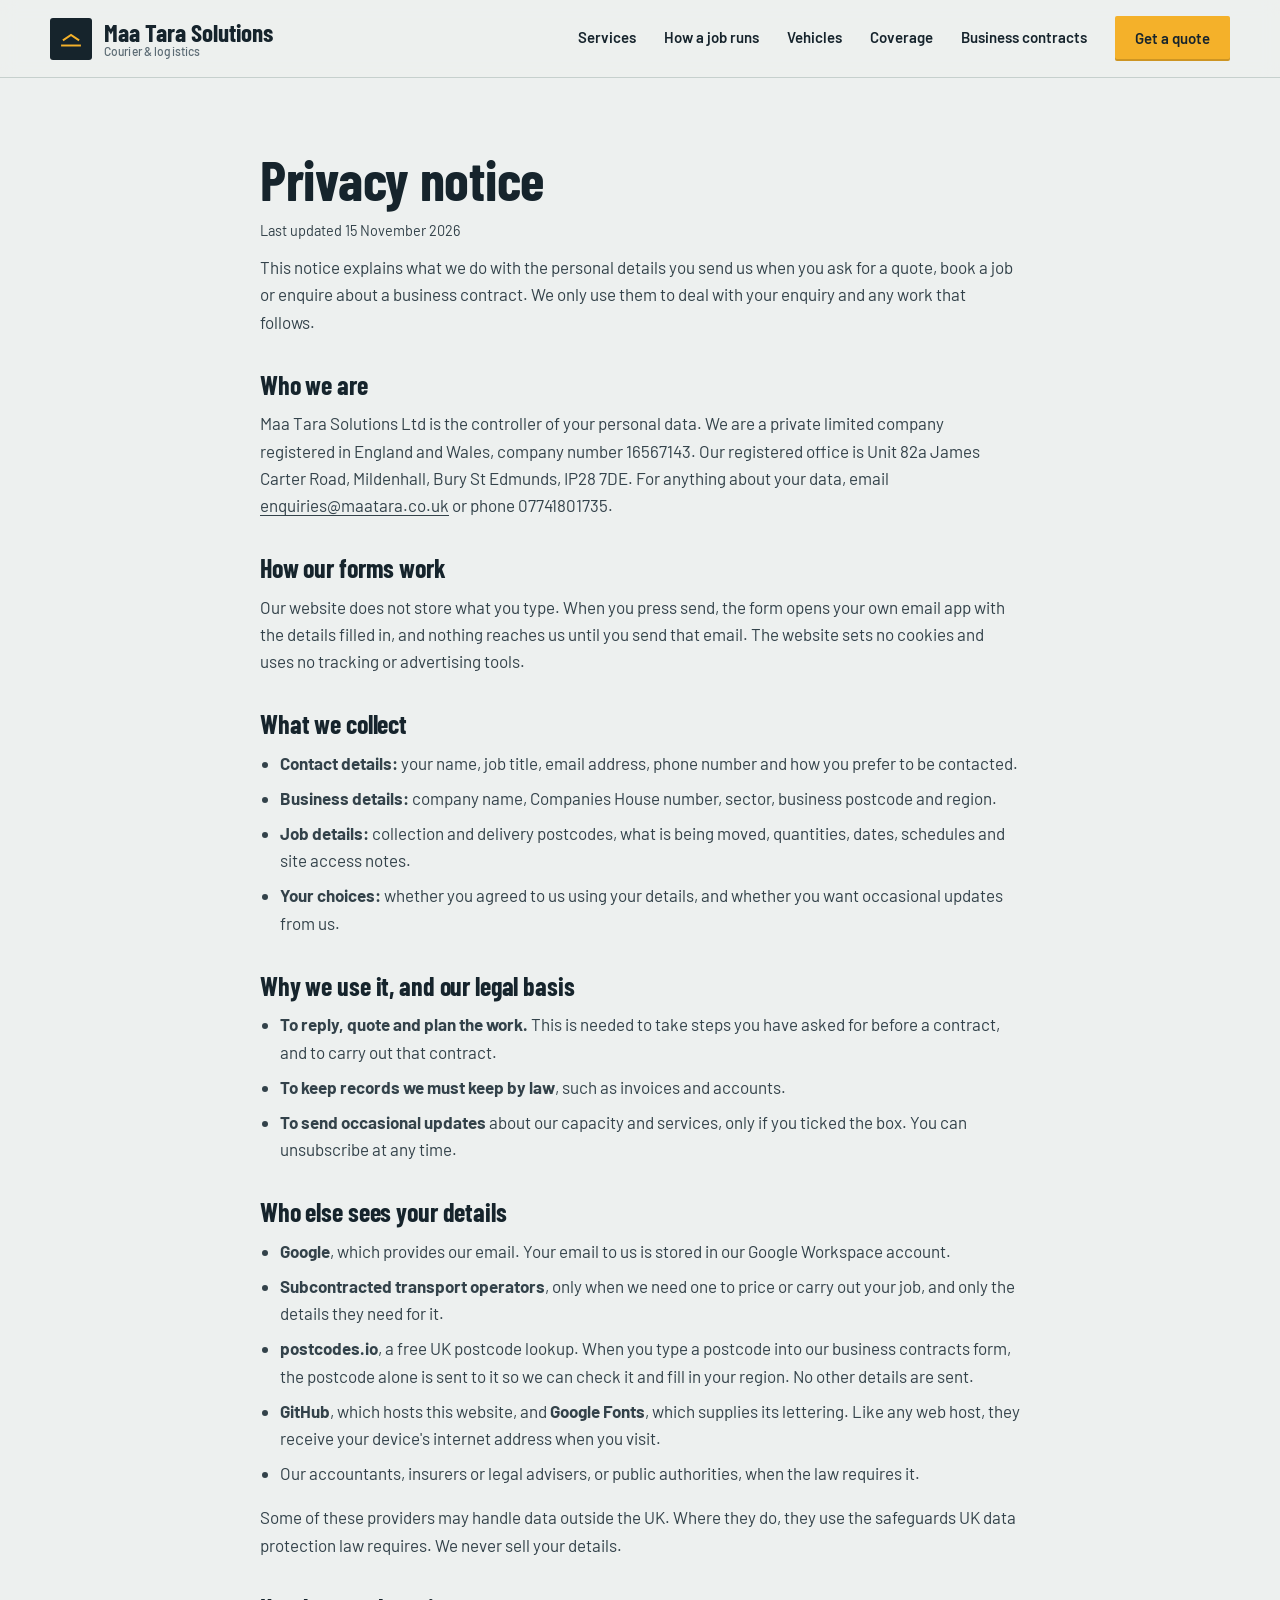
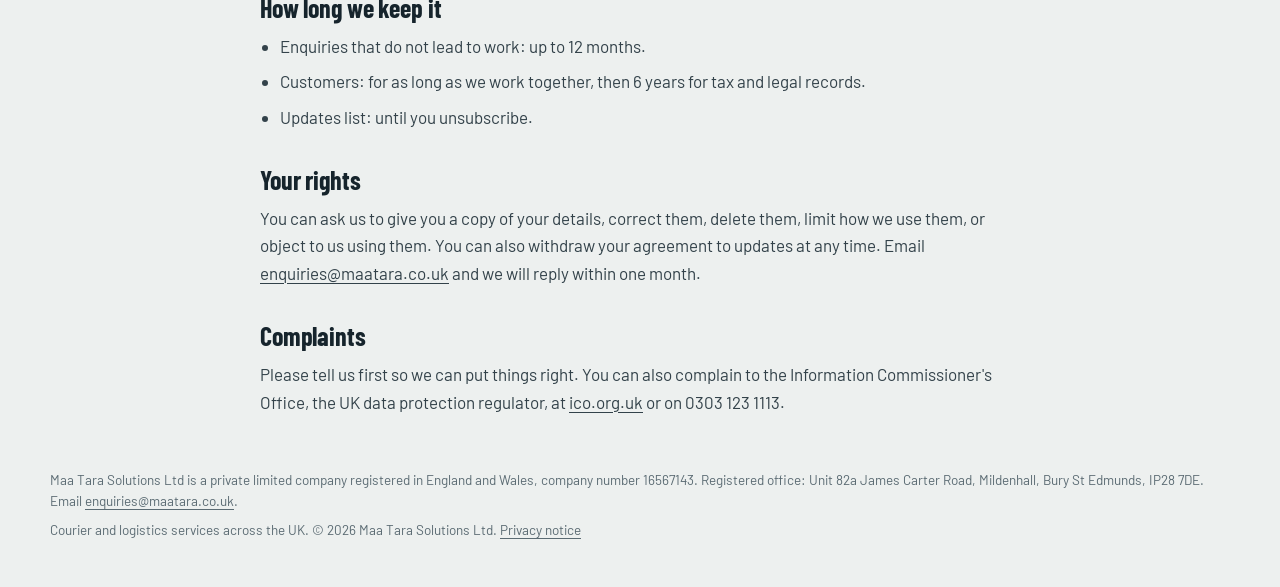
<file: privacy.html>
<!doctype html>
<html lang="en-GB">
  <head>
    <meta charset="UTF-8" />
    <meta name="viewport" content="width=device-width, initial-scale=1.0" />
    <meta
      name="description"
      content="How Maa Tara Solutions Ltd uses the personal details you send us when you ask for a quote or a business contract."
    />
    <meta name="theme-color" content="#16242C" />
    <link rel="canonical" href="https://www.maatara.co.uk/privacy.html" />
    <link rel="icon" href="assets/favicon.svg" type="image/svg+xml" />
    <link rel="preconnect" href="https://fonts.googleapis.com" />
    <link rel="preconnect" href="https://fonts.gstatic.com" crossorigin />
    <link
      href="https://fonts.googleapis.com/css2?family=Barlow+Condensed:wght@500;600;700&family=Barlow:wght@400;500;600;700&display=swap"
      rel="stylesheet"
    />
    <link rel="stylesheet" href="styles.css" />
    <title>Privacy notice — Maa Tara Solutions Ltd</title>
  </head>
  <body>
    <a class="skip-link" href="#main-content">Skip to content</a>

    <header class="site-header">
      <a class="brand" href="index.html#top">
        <span class="brand-mark" aria-hidden="true">
          <svg viewBox="0 0 32 32" role="presentation" focusable="false">
            <path d="M5 24h22" />
            <path d="M7 17l9-6 9 6" />
          </svg>
        </span>
        <span class="brand-text">
          Maa Tara Solutions
          <small>Courier &amp; logistics</small>
        </span>
      </a>

      <button
        class="menu-toggle"
        type="button"
        aria-expanded="false"
        aria-controls="primary-nav"
        aria-label="Open menu"
      >
        <span></span><span></span><span></span>
      </button>

      <nav id="primary-nav" aria-label="Primary">
        <a href="index.html#services">Services</a>
        <a href="index.html#how-it-works">How a job runs</a>
        <a href="index.html#vehicles">Vehicles</a>
        <a href="index.html#coverage">Coverage</a>
        <a href="fleet-contracts.html">Business contracts</a>
        <a class="nav-cta" href="index.html#contact">Get a quote</a>
      </nav>
    </header>

    <main id="main-content" class="legal">
      <h1>Privacy notice</h1>
      <p class="legal-updated">Last updated 15 November 2026</p>

      <p>
        This notice explains what we do with the personal details you send us
        when you ask for a quote, book a job or enquire about a business
        contract. We only use them to deal with your enquiry and any work that
        follows.
      </p>

      <h2>Who we are</h2>
      <p>
        Maa Tara Solutions Ltd is the controller of your personal data. We are a
        private limited company registered in England and Wales, company number
        16567143. Our registered office is Unit 82a James Carter Road,
        Mildenhall, Bury St Edmunds, IP28 7DE. For anything about your data,
        email <a href="mailto:enquiries@maatara.co.uk">enquiries@maatara.co.uk</a>
        or phone 07741801735.
      </p>

      <h2>How our forms work</h2>
      <p>
        Our website does not store what you type. When you press send, the
        form opens your own email app with the details filled in, and nothing
        reaches us until you send that email. The website sets no cookies and
        uses no tracking or advertising tools.
      </p>

      <h2>What we collect</h2>
      <ul>
        <li>
          <strong>Contact details:</strong> your name, job title, email address,
          phone number and how you prefer to be contacted.
        </li>
        <li>
          <strong>Business details:</strong> company name, Companies House number,
          sector, business postcode and region.
        </li>
        <li>
          <strong>Job details:</strong> collection and delivery postcodes, what is
          being moved, quantities, dates, schedules and site access notes.
        </li>
        <li>
          <strong>Your choices:</strong> whether you agreed to us using your
          details, and whether you want occasional updates from us.
        </li>
      </ul>

      <h2>Why we use it, and our legal basis</h2>
      <ul>
        <li>
          <strong>To reply, quote and plan the work.</strong> This is needed to
          take steps you have asked for before a contract, and to carry out that
          contract.
        </li>
        <li>
          <strong>To keep records we must keep by law</strong>, such as invoices
          and accounts.
        </li>
        <li>
          <strong>To send occasional updates</strong> about our capacity and
          services, only if you ticked the box. You can unsubscribe at any time.
        </li>
      </ul>

      <h2>Who else sees your details</h2>
      <ul>
        <li>
          <strong>Google</strong>, which provides our email. Your email to us is
          stored in our Google Workspace account.
        </li>
        <li>
          <strong>Subcontracted transport operators</strong>, only when we need
          one to price or carry out your job, and only the details they need for
          it.
        </li>
        <li>
          <strong>postcodes.io</strong>, a free UK postcode lookup. When you type
          a postcode into our business contracts form, the postcode alone is
          sent to it so we can check it and fill in your region. No other
          details are sent.
        </li>
        <li>
          <strong>GitHub</strong>, which hosts this website, and
          <strong>Google Fonts</strong>, which supplies its lettering. Like any
          web host, they receive your device's internet address when you visit.
        </li>
        <li>
          Our accountants, insurers or legal advisers, or public authorities,
          when the law requires it.
        </li>
      </ul>
      <p>
        Some of these providers may handle data outside the UK. Where they do,
        they use the safeguards UK data protection law requires. We never sell
        your details.
      </p>

      <h2>How long we keep it</h2>
      <ul>
        <li>Enquiries that do not lead to work: up to 12 months.</li>
        <li>
          Customers: for as long as we work together, then 6 years for tax and
          legal records.
        </li>
        <li>Updates list: until you unsubscribe.</li>
      </ul>

      <h2>Your rights</h2>
      <p>
        You can ask us to give you a copy of your details, correct them, delete
        them, limit how we use them, or object to us using them. You can also
        withdraw your agreement to updates at any time. Email
        <a href="mailto:enquiries@maatara.co.uk">enquiries@maatara.co.uk</a> and
        we will reply within one month.
      </p>

      <h2>Complaints</h2>
      <p>
        Please tell us first so we can put things right. You can also complain
        to the Information Commissioner's Office, the UK data protection
        regulator, at <a href="https://ico.org.uk/make-a-complaint/">ico.org.uk</a>
        or on 0303 123 1113.
      </p>
    </main>

    <footer class="site-footer">
      <p class="footer-legal">
        Maa Tara Solutions Ltd is a private limited company registered in
        England and Wales, company number 16567143. Registered office: Unit 82a
        James Carter Road, Mildenhall, Bury St Edmunds, IP28 7DE. Email
        <a href="mailto:enquiries@maatara.co.uk">enquiries@maatara.co.uk</a>.
      </p>
      <p class="footer-meta">
        Courier and logistics services across the UK. ©
        <span id="current-year">2026</span> Maa Tara Solutions Ltd.
        <a href="privacy.html" aria-current="page">Privacy notice</a>
      </p>
    </footer>

    <script src="script.js"></script>
  </body>
</html>
</file>
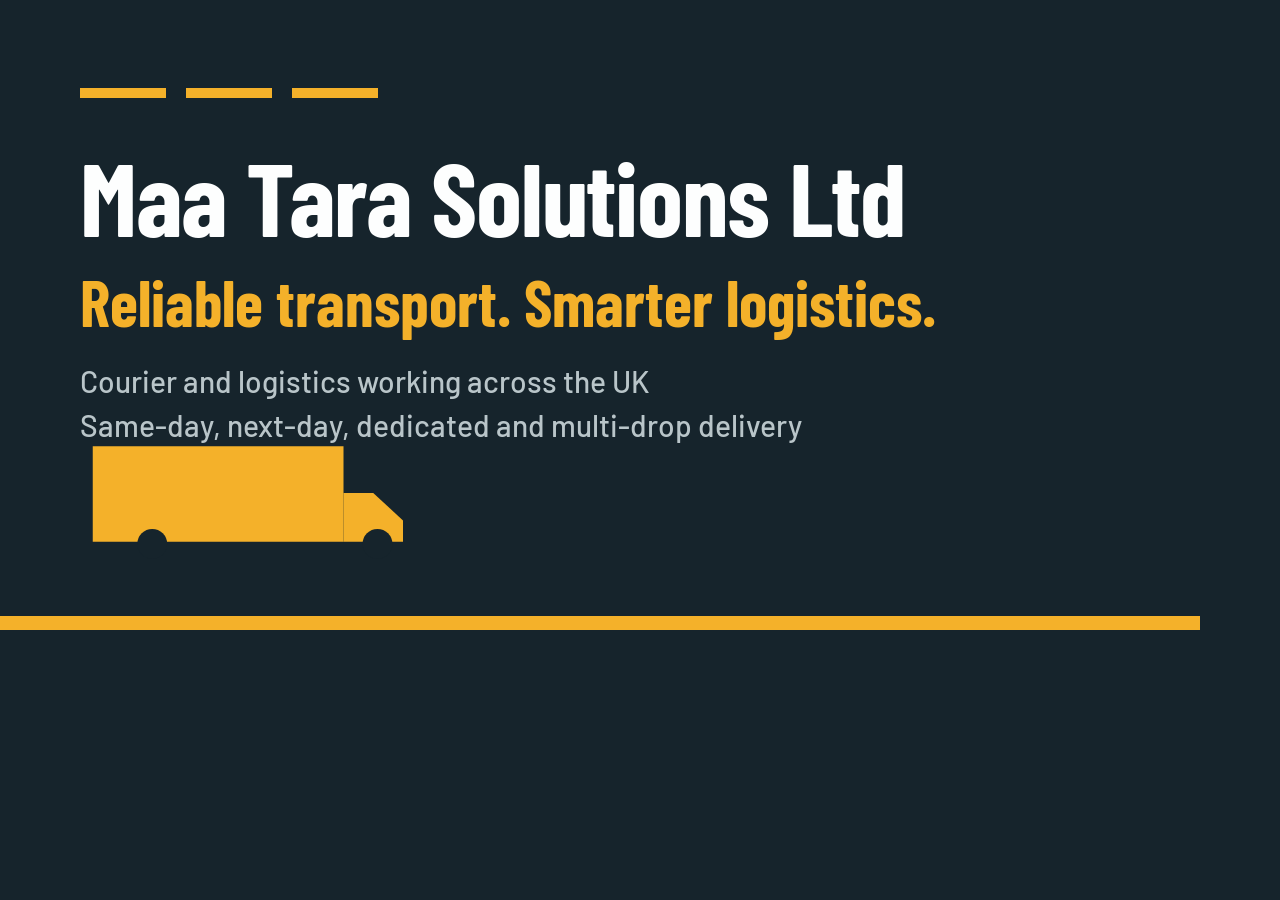
<file: assets/og-source.html>
<!doctype html>
<html lang="en-GB">
  <head>
    <meta charset="UTF-8" />
    <link rel="preconnect" href="https://fonts.googleapis.com" />
    <link rel="preconnect" href="https://fonts.gstatic.com" crossorigin />
    <link
      href="https://fonts.googleapis.com/css2?family=Barlow+Condensed:wght@600;700&family=Barlow:wght@500&display=swap"
      rel="stylesheet"
    />
    <title>Social preview source</title>
    <style>
      * {
        box-sizing: border-box;
      }
      body {
        position: relative;
        width: 1200px;
        height: 630px;
        margin: 0;
        padding: 88px 80px 0;
        overflow: hidden;
        color: #fdfefe;
        background: #16242c;
        font-family: "Barlow", Arial, sans-serif;
      }
      .lanes {
        display: flex;
        gap: 20px;
      }
      .lanes i {
        width: 86px;
        height: 10px;
        background: #f4b12a;
      }
      h1 {
        margin: 46px 0 0;
        font-family: "Barlow Condensed", "Arial Narrow", sans-serif;
        font-size: 104px;
        font-weight: 700;
        letter-spacing: -0.01em;
        line-height: 1;
      }
      h2 {
        margin: 22px 0 0;
        color: #f4b12a;
        font-family: "Barlow Condensed", "Arial Narrow", sans-serif;
        font-size: 64px;
        font-weight: 700;
        line-height: 1;
      }
      p {
        margin: 26px 0 0;
        color: #b9c5c9;
        font-size: 30px;
        font-weight: 500;
        line-height: 1.45;
      }
      .van {
        position: absolute;
        bottom: 54px;
        left: 80px;
        width: 340px;
      }
      .van path {
        fill: #f4b12a;
      }
      .van circle {
        fill: #16242c;
      }
      .kerb {
        position: absolute;
        right: 0;
        bottom: 0;
        left: 0;
        height: 14px;
        background: #f4b12a;
      }
    </style>
  </head>
  <body>
    <div class="lanes"><i></i><i></i><i></i></div>
    <h1>Maa Tara Solutions Ltd</h1>
    <h2>Reliable transport. Smarter logistics.</h2>
    <p>
      Courier and logistics working across the UK<br />
      Same-day, next-day, dedicated and multi-drop delivery
    </p>
    <svg class="van" viewBox="0 0 160 70" aria-hidden="true">
      <path d="M6 54V9h118v45z" />
      <path d="M124 54V31h14l14 13v10z" />
      <circle cx="34" cy="55" r="7" />
      <circle cx="140" cy="55" r="7" />
    </svg>
    <div class="kerb"></div>
  </body>
</html>
</file>
<file: styles.css>
/* Maa Tara Solutions Ltd — courier and logistics
   Palette: concrete, steel, high-vis amber, motorway green. */

:root {
  --fog: #edf0ef;
  --fog-deep: #e2e7e5;
  --steel: #16242c;
  --tarmac: #33424a;
  --slate: #5b6b73;
  --hivis: #f4b12a;
  --hivis-deep: #d9960f;
  --signal: #14503c;
  --kerb: #c6d0cd;
  --white: #fdfefe;

  --display: "Barlow Condensed", "Arial Narrow", sans-serif;
  --body: "Barlow", system-ui, -apple-system, "Segoe UI", sans-serif;

  --page: min(100% - 48px, 1180px);
  --band-space: clamp(72px, 9vw, 132px);
}

*,
*::before,
*::after {
  box-sizing: border-box;
}

html {
  scroll-behavior: smooth;
  scroll-padding-top: 96px;
}

body {
  margin: 0;
  color: var(--steel);
  background: var(--fog);
  font-family: var(--body);
  font-size: 17px;
  line-height: 1.55;
  -webkit-font-smoothing: antialiased;
}

h1,
h2,
h3 {
  margin: 0;
  font-family: var(--display);
  font-weight: 700;
  letter-spacing: -0.005em;
  line-height: 1.02;
  text-transform: none;
}

p {
  margin: 0;
}

a {
  color: inherit;
  text-decoration-thickness: 1px;
  text-underline-offset: 3px;
}

:focus-visible {
  outline: 3px solid var(--hivis-deep);
  outline-offset: 3px;
}

.skip-link {
  position: absolute;
  top: -60px;
  left: 16px;
  z-index: 50;
  padding: 10px 16px;
  color: var(--white);
  background: var(--steel);
  font-weight: 600;
  transition: top 140ms ease;
}

.skip-link:focus {
  top: 12px;
}

/* ---------- header ---------- */

.site-header {
  position: sticky;
  top: 0;
  z-index: 40;
  display: flex;
  align-items: center;
  justify-content: space-between;
  gap: 20px;
  min-height: 78px;
  padding-inline: max(24px, calc((100% - 1180px) / 2));
  border-bottom: 1px solid var(--kerb);
  background: rgba(237, 240, 239, 0.94);
  backdrop-filter: blur(8px);
}

.brand {
  display: flex;
  align-items: center;
  gap: 12px;
  text-decoration: none;
}

.brand-mark {
  display: grid;
  flex-shrink: 0;
  place-items: center;
  width: 42px;
  height: 42px;
  border-radius: 3px;
  background: var(--steel);
}

.brand-mark svg {
  width: 26px;
  height: 26px;
  fill: none;
  stroke: var(--hivis);
  stroke-linecap: square;
  stroke-width: 2.4;
}

.brand-text {
  display: flex;
  flex-direction: column;
  font-family: var(--display);
  font-size: 25px;
  font-weight: 700;
  line-height: 1;
}

.brand-text small {
  color: var(--slate);
  font-family: var(--body);
  font-size: 12px;
  font-weight: 500;
  letter-spacing: 0.01em;
}

.site-header nav {
  display: flex;
  align-items: center;
  gap: 28px;
}

.site-header nav a {
  font-size: 15px;
  font-weight: 600;
  text-decoration: none;
}

.site-header nav a:not(.nav-cta) {
  padding-block: 4px;
  border-bottom: 2px solid transparent;
}

.site-header nav a:not(.nav-cta):hover {
  border-bottom-color: var(--kerb);
}

.site-header nav a:not(.nav-cta).is-current {
  border-bottom-color: var(--hivis);
}

.nav-cta {
  padding: 11px 20px;
  border-radius: 2px;
  color: var(--steel);
  background: var(--hivis);
  box-shadow: inset 0 -2px 0 rgba(0, 0, 0, 0.16);
}

.nav-cta:hover {
  background: var(--hivis-deep);
}

.menu-toggle {
  display: none;
  flex-direction: column;
  gap: 5px;
  width: 46px;
  height: 42px;
  padding: 12px 11px;
  border: 1px solid var(--kerb);
  border-radius: 2px;
  background: transparent;
  cursor: pointer;
}

.menu-toggle span {
  display: block;
  height: 2px;
  background: var(--steel);
}

/* ---------- buttons ---------- */

.btn {
  display: inline-flex;
  align-items: center;
  justify-content: center;
  padding: 14px 22px;
  border: 1px solid transparent;
  border-radius: 2px;
  font-family: var(--body);
  font-size: 15px;
  font-weight: 650;
  text-decoration: none;
  cursor: pointer;
  transition: background 150ms ease, color 150ms ease, border-color 150ms ease;
}

.btn-primary {
  color: var(--steel);
  background: var(--hivis);
  box-shadow: inset 0 -3px 0 rgba(0, 0, 0, 0.18);
}

.btn-primary:hover {
  background: var(--hivis-deep);
}

.btn-quiet {
  border-color: var(--tarmac);
  color: var(--steel);
  background: transparent;
}

.btn-quiet:hover {
  color: var(--white);
  background: var(--tarmac);
}

/* ---------- hero ---------- */

.hero {
  display: grid;
  grid-template-columns: minmax(0, 1fr) minmax(0, 460px);
  gap: clamp(36px, 5vw, 76px);
  align-items: start;
  width: var(--page);
  margin: 0 auto;
  padding: clamp(52px, 7vw, 96px) 0 var(--band-space);
}

.hero-copy h1 {
  font-size: clamp(50px, 7.4vw, 104px);
  letter-spacing: -0.015em;
}

.hero-copy h1::after {
  display: block;
  width: 100%;
  max-width: 420px;
  height: 10px;
  margin-top: 26px;
  background: repeating-linear-gradient(
    90deg,
    var(--hivis) 0 34px,
    transparent 34px 58px
  );
  background-size: 200% 100%;
  content: "";
  animation: lane-draw 1100ms cubic-bezier(0.2, 0.7, 0.2, 1) both;
}

@keyframes lane-draw {
  from {
    clip-path: inset(0 100% 0 0);
  }
  to {
    clip-path: inset(0 0 0 0);
  }
}

.hero-lede {
  max-width: 54ch;
  margin-top: 26px;
  color: var(--tarmac);
  font-size: 18px;
}

.hero-actions {
  display: flex;
  flex-wrap: wrap;
  gap: 12px;
  margin-top: 30px;
}

.hero-facts {
  display: flex;
  flex-wrap: wrap;
  gap: 10px 30px;
  margin: 34px 0 0;
  padding: 22px 0 0;
  border-top: 1px solid var(--kerb);
  list-style: none;
}

.hero-facts li {
  position: relative;
  padding-left: 18px;
  color: var(--tarmac);
  font-size: 14.5px;
  font-weight: 550;
}

.hero-facts li::before {
  position: absolute;
  top: 9px;
  left: 0;
  width: 9px;
  height: 3px;
  background: var(--hivis);
  content: "";
}

/* ---------- planner console ---------- */

.console {
  padding: 26px 26px 22px;
  border: 1px solid var(--steel);
  border-radius: 4px;
  background: var(--white);
  box-shadow: 10px 12px 0 rgba(22, 36, 44, 0.08);
}

.console-head h2 {
  font-size: 32px;
}

.console-head p {
  margin-top: 10px;
  color: var(--slate);
  font-size: 14.5px;
  line-height: 1.5;
}

.console-field {
  margin: 22px 0 0;
  padding: 0;
  border: 0;
  border-top: 1px solid var(--kerb);
  padding-top: 16px;
}

.console-field legend {
  padding: 0;
  color: var(--slate);
  font-size: 13px;
  font-weight: 650;
}

.options {
  display: flex;
  flex-wrap: wrap;
  gap: 8px;
  margin-top: 12px;
}

.options input {
  position: absolute;
  width: 1px;
  height: 1px
  ;
  overflow: hidden;
  clip: rect(0 0 0 0);
  white-space: nowrap;
}

.options label {
  padding: 8px 13px;
  border: 1px solid var(--kerb);
  border-radius: 2px;
  color: var(--tarmac);
  font-size: 14px;
  font-weight: 600;
  cursor: pointer;
  transition: border-color 140ms ease, background 140ms ease, color 140ms ease;
}

.options label:hover {
  border-color: var(--tarmac);
}

.options input:checked + label {
  border-color: var(--steel);
  color: var(--steel);
  background: var(--hivis);
}

.options input:focus-visible + label {
  outline: 3px solid var(--hivis-deep);
  outline-offset: 2px;
}

.jobsheet {
  margin-top: 22px;
  padding: 16px 18px;
  border-left: 4px solid var(--hivis);
  background: var(--fog);
}

.jobsheet-title {
  margin-bottom: 10px;
  font-family: var(--display);
  font-size: 19px;
  font-weight: 700;
}

.jobsheet dl {
  margin: 0;
}

.jobsheet-row {
  display: flex;
  justify-content: space-between;
  gap: 16px;
  padding: 6px 0;
  border-bottom: 1px dotted var(--kerb);
}

.jobsheet-row dt {
  color: var(--slate);
  font-size: 14px;
}

.jobsheet-row dd {
  margin: 0;
  font-size: 14.5px;
  font-weight: 650;
  font-variant-numeric: tabular-nums;
  text-align: right;
}

.jobsheet-note {
  margin-top: 12px;
  color: var(--tarmac);
  font-size: 13.5px;
  line-height: 1.45;
}

.console-actions {
  display: flex;
  flex-wrap: wrap;
  gap: 10px;
  margin-top: 20px;
}

.console-actions .btn {
  flex: 1 1 auto;
  padding-inline: 16px;
  font-size: 14.5px;
}

.console-status,
.fleet-status,
.copy-status {
  min-height: 20px;
  margin-top: 12px;
  color: var(--signal);
  font-size: 13.5px;
  font-weight: 600;
}

/* ---------- bands ---------- */

.band {
  width: var(--page);
  margin: 0 auto;
  padding-block: var(--band-space);
  border-top: 1px solid var(--kerb);
}

.band-dark {
  width: 100%;
  padding-inline: max(24px, calc((100% - 1180px) / 2));
  border-top: 0;
  color: var(--fog);
  background: var(--steel);
}

.band-head {
  max-width: 62ch;
}

.band-head h2 {
  font-size: clamp(38px, 4.6vw, 62px);
}

.band-head p {
  margin-top: 16px;
  color: var(--tarmac);
  font-size: 17.5px;
}

.band-dark .band-head p {
  color: #b9c5c9;
}

.band-note {
  max-width: 68ch;
  margin-top: 34px;
  padding-top: 16px;
  border-top: 1px solid var(--kerb);
  color: var(--slate);
  font-size: 14px;
}

.band-dark .band-note {
  border-top-color: rgba(198, 208, 205, 0.24);
  color: #9fadb2;
}

/* ---------- services ---------- */

.service-list {
  display: grid;
  grid-template-columns: repeat(2, minmax(0, 1fr));
  gap: 0 clamp(32px, 4vw, 72px);
  margin: 46px 0 0;
  padding: 0;
  list-style: none;
}

.service-list li {
  padding: 22px 0 20px;
  border-bottom: 1px solid var(--kerb);
}

.service-list li:nth-child(-n + 2) {
  border-top: 1px solid var(--kerb);
}

.service-list h3 {
  position: relative;
  padding-left: 22px;
  font-size: 24px;
}

.service-list h3::before {
  position: absolute;
  top: 8px;
  left: 0;
  width: 11px;
  height: 4px;
  background: var(--hivis);
  content: "";
}

.service-list p {
  margin-top: 7px;
  padding-left: 22px;
  color: var(--tarmac);
  font-size: 15.5px;
}

/* ---------- how a job runs ---------- */

.run {
  margin-top: 54px;
}

.run-road {
  position: relative;
  padding-top: 54px;
}

.run-lane {
  position: relative;
  height: 14px;
  border-top: 2px solid rgba(198, 208, 205, 0.3);
  border-bottom: 2px solid rgba(198, 208, 205, 0.3);
  background: repeating-linear-gradient(
    90deg,
    rgba(244, 177, 42, 0.85) 0 26px,
    transparent 26px 52px
  );
  background-position: center;
  background-repeat: repeat-x;
  background-size: 52px 2px;
}

.run-marker {
  position: absolute;
  bottom: 12px;
  left: var(--marker-pos, 10%);
  width: 58px;
  transform: translateX(-50%);
  transition: left 420ms cubic-bezier(0.34, 0.8, 0.28, 1);
}

.run-marker svg {
  display: block;
  width: 100%;
}

.run-marker .van-body {
  fill: var(--hivis);
}

.run-marker .van-wheel {
  fill: var(--fog);
}

.run-stages {
  display: grid;
  grid-template-columns: repeat(5, minmax(0, 1fr));
  margin-top: 8px;
}

.stage {
  display: flex;
  flex-direction: column;
  gap: 8px;
  align-items: flex-start;
  padding: 18px 14px 18px 0;
  border: 0;
  border-top: 2px solid transparent;
  color: #b9c5c9;
  background: transparent;
  font-family: var(--body);
  text-align: left;
  cursor: pointer;
  transition: color 150ms ease, border-color 150ms ease;
}

.stage:hover {
  color: var(--white);
}

.stage[aria-selected="true"] {
  border-top-color: var(--hivis);
  color: var(--white);
}

.stage-num {
  font-family: var(--display);
  font-size: 15px;
  font-weight: 600;
  font-variant-numeric: tabular-nums;
  opacity: 0.75;
}

.stage-name {
  font-family: var(--display);
  font-size: 22px;
  font-weight: 700;
  line-height: 1.05;
}

.run-panels {
  margin-top: 28px;
  padding-top: 26px;
  border-top: 1px solid rgba(198, 208, 205, 0.22);
}

.run-panel h3 {
  font-size: 30px;
}

.run-panel p {
  max-width: 62ch;
  margin-top: 14px;
  color: #c4cfd3;
  font-size: 17px;
}

/* ---------- vehicles ---------- */

.fleet {
  display: grid;
  grid-template-columns: minmax(0, 1.05fr) minmax(0, 1fr);
  gap: clamp(32px, 4vw, 64px);
  align-items: start;
  margin-top: 48px;
}

.fleet-strip {
  display: flex;
  flex-direction: column;
  gap: 4px;
}

.van {
  display: grid;
  grid-template-columns: 172px minmax(0, 1fr);
  align-items: center;
  gap: 18px;
  padding: 10px 14px 10px 12px;
  border: 0;
  border-left: 3px solid transparent;
  border-bottom: 1px solid var(--kerb);
  background: transparent;
  font-family: var(--body);
  text-align: left;
  cursor: pointer;
  transition: background 150ms ease, border-left-color 150ms ease;
}

.van:hover {
  background: var(--fog-deep);
}

.van[aria-selected="true"] {
  border-left-color: var(--hivis);
  background: var(--fog-deep);
}

.van-art {
  display: block;
  width: 172px;
}

.van-art svg {
  display: block;
  width: 100%;
  height: auto;
}

.van .van-body {
  fill: var(--kerb);
  transition: fill 180ms ease;
}

.van .van-glass {
  fill: var(--fog);
}

.van .van-wheel {
  fill: var(--slate);
  transition: fill 180ms ease;
}

.van[aria-selected="true"] .van-body {
  fill: var(--steel);
}

.van[aria-selected="true"] .van-glass {
  fill: var(--fog-deep);
}

.van[aria-selected="true"] .van-wheel {
  fill: var(--tarmac);
}

.van-name {
  font-family: var(--display);
  font-size: 21px;
  font-weight: 700;
  color: var(--slate);
  transition: color 160ms ease;
}

.van[aria-selected="true"] .van-name {
  color: var(--steel);
}

.fleet-detail {
  padding: 26px 28px 24px;
  border: 1px solid var(--kerb);
  border-top: 4px solid var(--hivis);
  background: var(--white);
}

.van-panel h3 {
  font-size: 30px;
}

.van-panel p {
  margin-top: 12px;
  color: var(--tarmac);
  font-size: 16.5px;
}

.fleet-detail .btn {
  margin-top: 24px;
}

/* ---------- capacity lanes ---------- */

.lanes {
  display: grid;
  grid-template-columns: repeat(3, minmax(0, 1fr));
  gap: clamp(20px, 2.6vw, 40px);
  margin-top: 48px;
}

.lane {
  padding: 24px 22px 26px;
  border-top: 4px solid var(--steel);
  background: var(--fog-deep);
}

.lane:nth-child(2) {
  border-top-color: var(--hivis);
}

.lane:nth-child(3) {
  border-top-color: var(--signal);
}

.lane h3 {
  font-size: 25px;
}

.lane p {
  margin-top: 10px;
  color: var(--tarmac);
  font-size: 15.5px;
}

/* ---------- record ---------- */

.record {
  display: grid;
  grid-template-columns: repeat(2, minmax(0, 1fr));
  gap: 0 clamp(32px, 4vw, 72px);
  margin: 46px 0 0;
  padding: 0;
  list-style: none;
}

.record li {
  position: relative;
  padding: 16px 0 16px 30px;
  border-bottom: 1px solid rgba(198, 208, 205, 0.2);
  font-size: 16.5px;
}

.record li::before {
  position: absolute;
  top: 24px;
  left: 0;
  width: 14px;
  height: 3px;
  background: var(--hivis);
  content: "";
}

/* ---------- coverage ---------- */

.coverage {
  display: grid;
  grid-template-columns: minmax(0, 1.15fr) minmax(0, 1fr);
  gap: 18px;
  align-items: stretch;
  margin-top: 46px;
}

.coverage-reach,
.coverage-customers {
  padding: 28px 28px 12px;
  border: 1px solid var(--kerb);
  background: var(--white);
}

.coverage h3 {
  font-size: 28px;
}

.coverage p {
  max-width: none;
  margin-top: 12px;
  color: var(--tarmac);
  font-size: 16.5px;
}

.reach-bands {
  margin: 22px 0 0;
  padding: 0;
  list-style: none;
}

.reach-bands li {
  display: grid;
  grid-template-columns: 148px minmax(0, 1fr);
  align-items: center;
  gap: 16px;
  padding: 16px 0;
  border-top: 1px solid var(--kerb);
  color: var(--steel);
  font-size: 15px;
  font-weight: 650;
}

.reach-label {
  line-height: 1.2;
}

.reach-track {
  display: block;
  height: 12px;
  background: var(--fog-deep);
}

.reach-bar {
  display: block;
  height: 100%;
  background: var(--steel);
}

.reach-bar-local {
  width: 34%;
}

.reach-bar-regional {
  width: 64%;
  background: var(--tarmac);
}

.reach-bar-long {
  width: 100%;
  background: var(--hivis);
}

.customer-list {
  margin: 22px 0 0;
  padding: 0;
  list-style: none;
}

.customer-list li {
  padding: 16px 0;
  border-top: 1px solid var(--kerb);
  font-size: 16px;
}

/* ---------- contact ---------- */

.band-contact {
  width: 100%;
  padding-inline: max(24px, calc((100% - 1180px) / 2));
  border-top: 0;
  color: var(--fog);
  background: var(--steel);
}

.contact-inner {
  display: grid;
  grid-template-columns: minmax(0, 1.25fr) minmax(0, 1fr);
  gap: clamp(32px, 4vw, 72px);
  align-items: start;
}

.contact-copy h2 {
  font-size: clamp(38px, 4.6vw, 62px);
}

.contact-copy > p {
  max-width: 52ch;
  margin-top: 16px;
  color: #b9c5c9;
  font-size: 17.5px;
}

.contact-channels {
  margin: 34px 0 0;
  padding: 0;
  list-style: none;
}

.contact-channels li {
  display: grid;
  grid-template-columns: 96px minmax(0, 1fr);
  align-items: center;
  gap: 16px;
  padding: 16px 0;
  border-bottom: 1px solid rgba(198, 208, 205, 0.22);
}

.channel-label {
  color: #9fadb2;
  font-size: 14px;
  font-weight: 600;
}

.channel-value {
  font-family: var(--display);
  font-size: clamp(22px, 2.4vw, 30px);
  font-weight: 700;
  color: var(--white);
  text-decoration: none;
  overflow-wrap: anywhere;
}

button.channel-value {
  padding: 0;
  border: 0;
  background: transparent;
  text-align: left;
  cursor: pointer;
}

button.channel-value:hover,
button.channel-value.is-copied {
  color: var(--hivis);
}

.hero-copy-status {
  min-height: 1.3em;
  margin: 10px 0 0;
  color: var(--signal);
  font-size: 14px;
  font-weight: 650;
}

.channel-static {
  font-size: clamp(20px, 2vw, 26px);
}

.copy-button {
  padding: 7px 14px;
  border: 1px solid rgba(244, 177, 42, 0.55);
  border-radius: 2px;
  color: var(--hivis);
  background: transparent;
  font-family: var(--body);
  font-size: 13px;
  font-weight: 650;
  cursor: pointer;
  transition: color 150ms ease, background 150ms ease;
}

.copy-button:hover,
.copy-button.is-copied {
  color: var(--steel);
  background: var(--hivis);
}

.band-contact .copy-status {
  color: var(--hivis);
}

.contact-aside {
  padding: 24px 26px 26px;
  border: 1px solid rgba(198, 208, 205, 0.24);
  border-left: 4px solid var(--hivis);
}

.contact-aside h3 {
  font-size: 24px;
}

.contact-aside ul {
  margin: 16px 0 0;
  padding: 0;
  list-style: none;
}

.contact-aside li {
  position: relative;
  padding: 8px 0 8px 20px;
  color: #c4cfd3;
  font-size: 15.5px;
}

.contact-aside li::before {
  position: absolute;
  top: 17px;
  left: 0;
  width: 9px;
  height: 3px;
  background: var(--hivis);
  content: "";
}

.contact-aside > p {
  margin-top: 18px;
  color: #9fadb2;
  font-size: 14.5px;
}

/* ---------- footer ---------- */

.site-footer {
  width: var(--page);
  margin: 0 auto;
  padding: 30px 0 46px;
}

.footer-legal {
  color: var(--slate);
  font-size: 13.5px;
}

.footer-meta {
  margin-top: 8px;
  color: var(--slate);
  font-size: 13.5px;
}

.site-footer a {
  color: inherit;
}

/* ---------- privacy notice ---------- */

.legal {
  width: min(100% - 48px, 760px);
  margin: 0 auto;
  padding: clamp(40px, 6vw, 72px) 0 24px;
}

.legal h1 {
  font-size: clamp(38px, 6vw, 56px);
}

.legal h2 {
  margin-top: 36px;
  font-size: 26px;
}

.legal p,
.legal li {
  color: var(--tarmac);
  line-height: 1.6;
}

.legal p {
  margin-top: 12px;
}

.legal ul {
  margin-top: 12px;
  padding-left: 20px;
}

.legal li + li {
  margin-top: 8px;
}

.legal-updated {
  color: var(--slate);
  font-size: 14.5px;
}

/* ---------- business contracts page ---------- */

/* Components below set their own display, so make sure hidden still wins. */
[hidden] {
  display: none !important;
}

.fc-intro {
  display: grid;
  grid-template-columns: minmax(0, 1.4fr) minmax(0, 1fr);
  gap: 22px clamp(36px, 5vw, 76px);
  align-items: end;
  width: var(--page);
  margin: 0 auto;
  padding: clamp(48px, 6vw, 84px) 0 clamp(40px, 5vw, 64px);
}

.fc-intro h1 {
  font-size: clamp(44px, 6vw, 84px);
  letter-spacing: -0.015em;
}

.fc-fit {
  margin: 0;
  padding: 0;
  border-top: 4px solid var(--hivis);
  list-style: none;
}

.fc-fit li {
  padding: 12px 0;
  border-bottom: 1px solid var(--kerb);
  color: var(--tarmac);
  font-size: 15.5px;
}

.fc-fit strong {
  color: var(--steel);
}

.fc-oneoff {
  grid-column: 1 / -1;
  color: var(--slate);
  font-size: 15px;
}

.fc-band {
  padding-top: clamp(40px, 5vw, 64px);
}

.fc-noscript {
  margin-bottom: 24px;
  padding: 16px 18px;
  border-left: 4px solid var(--hivis);
  background: var(--white);
}

.fc-layout {
  display: grid;
  grid-template-columns: minmax(0, 1fr) minmax(0, 300px);
  gap: clamp(28px, 4vw, 56px);
  align-items: start;
}

.fc-form {
  padding: 28px clamp(18px, 3vw, 34px) 26px;
  border: 1px solid var(--steel);
  border-radius: 4px;
  background: var(--white);
  box-shadow: 10px 12px 0 rgba(22, 36, 44, 0.08);
}

.fc-side {
  position: sticky;
  top: 102px;
}

.fc-side .jobsheet {
  margin-top: 0;
}

.fc-side .jobsheet-row dd {
  overflow-wrap: anywhere;
}

/* progress */

.fc-progress {
  display: grid;
  grid-template-columns: repeat(5, minmax(0, 1fr));
  gap: 6px;
  margin: 0 0 26px;
  padding: 0;
  list-style: none;
  counter-reset: none;
}

.fc-progress li {
  display: flex;
  align-items: center;
  gap: 8px;
  padding-top: 10px;
  border-top: 4px solid var(--kerb);
  color: var(--slate);
  font-size: 14px;
  font-weight: 600;
}

.fc-progress span {
  display: grid;
  flex-shrink: 0;
  place-items: center;
  width: 24px;
  height: 24px;
  border: 1px solid var(--kerb);
  border-radius: 50%;
  font-size: 12.5px;
  font-variant-numeric: tabular-nums;
}

.fc-progress li.is-done {
  border-top-color: var(--steel);
  color: var(--steel);
}

.fc-progress li.is-done span {
  border-color: var(--steel);
  color: var(--white);
  background: var(--steel);
}

.fc-progress li[aria-current="step"] {
  border-top-color: var(--hivis);
  color: var(--steel);
}

.fc-progress li[aria-current="step"] span {
  border-color: var(--steel);
  background: var(--hivis);
}

/* steps */

.fc-step {
  margin: 0;
  padding: 0;
  border: 0;
  min-width: 0;
}

.fc-step:focus {
  outline: none;
}

.fc-step-title {
  padding: 0;
  font-family: var(--display);
  font-size: clamp(30px, 3.4vw, 40px);
  font-weight: 700;
  line-height: 1.05;
}

.fc-step-lede {
  margin-top: 8px;
  color: var(--slate);
  font-size: 15.5px;
}

.fc-grid {
  display: grid;
  grid-template-columns: repeat(2, minmax(0, 1fr));
  gap: 18px 20px;
  margin-top: 22px;
}

.fc-field {
  display: flex;
  flex-direction: column;
  gap: 6px;
  min-width: 0;
}

.fc-field-wide {
  margin-top: 22px;
}

.fc-field-inline {
  max-width: 260px;
  margin-top: 14px;
}

.fc-field label,
.fc-panel-title {
  color: var(--steel);
  font-size: 14.5px;
  font-weight: 650;
}

.fc-opt {
  color: var(--slate);
  font-size: 13px;
  font-weight: 500;
}

.fc-field input,
.fc-field select,
.fc-field textarea,
.fc-unit select {
  width: 100%;
  min-height: 46px;
  padding: 10px 12px;
  border: 1px solid #9aa8ad;
  border-radius: 2px;
  color: var(--steel);
  background: var(--white);
  font-family: var(--body);
  font-size: 16px;
}

.fc-field textarea {
  min-height: 0;
  resize: vertical;
}

.fc-field input:hover,
.fc-field select:hover,
.fc-field textarea:hover {
  border-color: var(--tarmac);
}

.fc-field input:focus,
.fc-field select:focus,
.fc-field textarea:focus {
  border-color: var(--steel);
  outline: 3px solid var(--hivis);
  outline-offset: 0;
}

.fc-field [aria-invalid="true"] {
  border-color: #b3261e;
  border-width: 2px;
}

.fc-unit {
  display: grid;
  grid-template-columns: minmax(0, 1fr) 104px;
  gap: 6px;
}

.fc-hint {
  margin-top: 6px;
  color: var(--slate);
  font-size: 13.5px;
  line-height: 1.45;
}

.fc-field .fc-hint {
  margin-top: 0;
}

.fc-tel {
  display: flex;
  align-items: stretch;
}

.fc-tel-code {
  display: grid;
  flex-shrink: 0;
  place-items: center;
  padding: 0 12px;
  border: 1px solid #9aa8ad;
  border-right: 0;
  border-radius: 2px 0 0 2px;
  color: var(--steel);
  background: var(--fog-deep);
  font-weight: 650;
  font-variant-numeric: tabular-nums;
}

.fc-tel input {
  border-radius: 0 2px 2px 0;
}

.fc-live {
  min-height: 1.45em;
  color: var(--slate);
  font-size: 13.5px;
  line-height: 1.45;
}

.fc-live.is-ok {
  color: var(--signal);
  font-weight: 600;
}

.fc-live.is-ok::before {
  content: "✓ ";
}

.fc-live.is-problem {
  color: #9a4b00;
  font-weight: 600;
}

.fc-error {
  order: 10;
  margin-top: 6px;
  padding-left: 10px;
  border-left: 3px solid #b3261e;
  color: #b3261e;
  font-size: 14px;
  font-weight: 650;
}

.fc-errors {
  margin-bottom: 22px;
  padding: 16px 18px;
  border: 2px solid #b3261e;
  border-radius: 2px;
  background: #fdf3f2;
}

.fc-errors:focus {
  outline: 3px solid var(--hivis-deep);
}

.fc-errors-title {
  font-weight: 700;
}

.fc-errors ul {
  margin: 8px 0 0;
  padding-left: 18px;
}

.fc-errors a {
  color: #b3261e;
  font-weight: 600;
}

.fc-sr {
  position: absolute;
  width: 1px;
  height: 1px;
  overflow: hidden;
  clip: rect(0 0 0 0);
  white-space: nowrap;
}

.fc-single,
.fc-sub {
  margin-top: 18px;
}

/* demand choice cards */

.fc-choice {
  display: grid;
  grid-template-columns: repeat(2, minmax(0, 1fr));
  gap: 12px;
  margin: 22px 0 0;
  padding: 0;
  border: 0;
}

.fc-choice input {
  position: absolute;
  width: 1px;
  height: 1px;
  overflow: hidden;
  clip: rect(0 0 0 0);
}

.fc-choice label {
  position: relative;
  display: flex;
  flex-direction: column;
  gap: 4px;
  padding: 16px 18px 16px 50px;
  border: 1px solid var(--kerb);
  border-left: 4px solid var(--kerb);
  border-radius: 2px;
  cursor: pointer;
  transition: border-color 140ms ease, background 140ms ease;
}

.fc-choice label:hover {
  border-color: var(--tarmac);
}

.fc-choice strong {
  font-family: var(--display);
  font-size: 21px;
  line-height: 1.1;
}

.fc-choice span {
  color: var(--slate);
  font-size: 14px;
}

.fc-choice label::before {
  position: absolute;
  top: 17px;
  left: 16px;
  width: 20px;
  height: 20px;
  border: 2px solid #9aa8ad;
  border-radius: 50%;
  background: var(--white);
  content: "";
}

.fc-choice input:checked + label::before {
  border: 6px solid var(--steel);
}

.fc-choice input:checked + label {
  border-color: var(--steel);
  border-left-color: var(--hivis);
  background: var(--fog);
}

.fc-choice input:focus-visible + label {
  outline: 3px solid var(--hivis-deep);
  outline-offset: 2px;
}

.fc-panel {
  display: flex;
  flex-direction: column;
  margin-top: 18px;
  padding: 20px;
  background: var(--fog);
}

.fc-panel > .fc-grid {
  margin-top: 14px;
}

/* vehicle steppers */

.fc-qty {
  margin-top: 10px;
}

.fc-qty-row {
  display: flex;
  align-items: center;
  justify-content: space-between;
  gap: 16px;
  padding: 10px 0;
  border-bottom: 1px solid var(--kerb);
}

.fc-qty-row label {
  font-size: 15.5px;
  font-weight: 600;
}

.fc-stepper {
  display: flex;
  flex-shrink: 0;
  align-items: stretch;
  border: 1px solid #9aa8ad;
  border-radius: 2px;
  background: var(--white);
}

.fc-stepper button {
  width: 42px;
  border: 0;
  color: var(--steel);
  background: transparent;
  font-size: 20px;
  font-weight: 600;
  line-height: 1;
  cursor: pointer;
}

.fc-stepper button:hover {
  background: var(--fog-deep);
}

.fc-stepper input {
  width: 52px;
  height: 42px;
  border: 0;
  border-inline: 1px solid var(--kerb);
  color: var(--steel);
  background: transparent;
  font-family: var(--body);
  font-size: 17px;
  font-weight: 650;
  text-align: center;
  font-variant-numeric: tabular-nums;
  -moz-appearance: textfield;
}

.fc-stepper input::-webkit-outer-spin-button,
.fc-stepper input::-webkit-inner-spin-button {
  margin: 0;
  -webkit-appearance: none;
}

.fc-qty-total {
  margin-top: 14px;
  font-weight: 700;
}

/* estimate */

.fc-estimate {
  margin-top: 22px;
  padding: 18px;
  border-left: 4px solid var(--hivis);
  background: var(--white);
}

.fc-estimate-title {
  font-family: var(--display);
  font-size: 21px;
  font-weight: 700;
}

.fc-estimate-lede {
  margin-top: 8px;
  color: var(--tarmac);
  font-size: 15px;
}

.fc-estimate-table {
  width: 100%;
  margin-top: 12px;
  border-collapse: collapse;
  font-size: 14.5px;
  font-variant-numeric: tabular-nums;
}

.fc-estimate-table th,
.fc-estimate-table td {
  padding: 8px 6px;
  border-bottom: 1px solid var(--kerb);
  text-align: left;
}

.fc-estimate-table thead th {
  color: var(--slate);
  font-size: 13px;
  font-weight: 600;
}

.fc-estimate-table tbody th {
  font-weight: 600;
}

.fc-estimate-table tr.is-best {
  background: rgba(244, 177, 42, 0.16);
}

.fc-badge {
  display: inline-block;
  margin-left: 6px;
  padding: 1px 7px;
  border-radius: 2px;
  color: var(--steel);
  background: var(--hivis);
  font-size: 12px;
  font-weight: 700;
}

.fc-estimate .btn {
  margin-top: 16px;
}

/* review */

.fc-review {
  margin-top: 22px;
}

.fc-review-block {
  margin-top: 14px;
  padding: 16px 18px;
  border-left: 4px solid var(--hivis);
  background: var(--fog);
}

.fc-review-head {
  display: flex;
  align-items: baseline;
  justify-content: space-between;
  gap: 12px;
  margin-bottom: 6px;
}

.fc-review h3 {
  font-size: 22px;
}

.fc-review dl {
  margin: 0;
}

.fc-review .jobsheet-row dd {
  max-width: 62%;
  overflow-wrap: anywhere;
}

.fc-edit {
  padding: 0;
  border: 0;
  color: var(--steel);
  background: transparent;
  font-family: var(--body);
  font-size: 14px;
  font-weight: 650;
  text-decoration: underline;
  text-underline-offset: 3px;
  cursor: pointer;
}

.fc-consent {
  margin-top: 24px;
  padding-top: 18px;
  border-top: 1px solid var(--kerb);
}

.fc-privacy {
  color: var(--tarmac);
  font-size: 14px;
}

.fc-check {
  display: flex;
  flex-wrap: wrap;
  align-items: flex-start;
  gap: 4px 12px;
  margin-top: 14px;
}

.fc-check input {
  flex-shrink: 0;
  width: 22px;
  height: 22px;
  margin: 1px 0 0;
  accent-color: var(--steel);
}

.fc-check label {
  flex: 1 1 0;
  min-width: 0;
  font-size: 15px;
  font-weight: 550;
}

.fc-check .fc-error {
  flex-basis: 100%;
}

.fc-nav {
  display: flex;
  justify-content: space-between;
  gap: 12px;
  margin-top: 28px;
  padding-top: 20px;
  border-top: 1px solid var(--kerb);
}

.fc-nav [data-next] {
  margin-left: auto;
  min-width: 150px;
}

@media (max-width: 1120px) and (min-width: 861px) {
  .site-header nav {
    gap: 18px;
  }

  .site-header nav a {
    font-size: 14px;
  }

  .nav-cta {
    padding-inline: 14px;
  }
}

@media (max-width: 1000px) {
  .fc-intro,
  .fc-layout {
    grid-template-columns: minmax(0, 1fr);
  }

  .fc-side {
    display: none;
  }
}

@media (max-width: 640px) {
  .fc-grid,
  .fc-choice {
    grid-template-columns: minmax(0, 1fr);
  }

  .fc-progress li {
    flex-direction: column;
    align-items: flex-start;
    gap: 4px;
    font-size: 0;
  }

  .fc-progress li[aria-current="step"] {
    font-size: 12.5px;
  }

  .fc-progress span {
    font-size: 12.5px;
  }

  .fc-panel {
    padding: 16px 14px;
  }

  .fc-nav .btn {
    flex: 1 1 0;
  }

  .fc-review .jobsheet-row {
    flex-direction: column;
    gap: 2px;
  }

  .fc-review .jobsheet-row dd {
    max-width: none;
    text-align: left;
  }
}

/* ---------- responsive ---------- */

@media (max-width: 1000px) {
  .hero {
    grid-template-columns: minmax(0, 1fr);
  }

  .console {
    max-width: 560px;
  }

  .fleet,
  .coverage,
  .contact-inner {
    grid-template-columns: minmax(0, 1fr);
  }

  .lanes {
    grid-template-columns: minmax(0, 1fr);
  }
}

@media (max-width: 860px) {
  :root {
    --page: min(100% - 34px, 680px);
  }

  .site-header {
    min-height: 68px;
    padding-inline: 17px;
  }

  .menu-toggle {
    display: flex;
  }

  .site-header nav {
    position: absolute;
    top: 100%;
    right: 0;
    left: 0;
    display: none;
    flex-direction: column;
    align-items: stretch;
    gap: 0;
    padding: 8px 17px 18px;
    border-bottom: 1px solid var(--kerb);
    background: var(--fog);
  }

  .site-header nav.is-open {
    display: flex;
  }

  .site-header nav a:not(.nav-cta) {
    padding: 14px 4px;
    border-bottom: 1px solid var(--kerb);
  }

  .site-header nav a:not(.nav-cta).is-current {
    border-bottom-color: var(--hivis);
    color: var(--steel);
  }

  .nav-cta {
    margin-top: 14px;
    text-align: center;
  }

  .service-list,
  .record {
    grid-template-columns: minmax(0, 1fr);
  }

  .service-list li:nth-child(-n + 2) {
    border-top: 0;
  }

  .service-list li:first-child {
    border-top: 1px solid var(--kerb);
  }

  .run-road {
    display: grid;
    grid-template-columns: 64px minmax(0, 1fr);
    column-gap: 12px;
    align-items: stretch;
    padding-top: 0;
  }

  .run-lane {
    display: block;
    width: 16px;
    height: auto;
    justify-self: center;
    align-self: stretch;
    border-top: 0;
    border-bottom: 0;
    border-left: 2px solid rgba(198, 208, 205, 0.35);
    border-right: 2px solid rgba(198, 208, 205, 0.35);
    background: repeating-linear-gradient(
      180deg,
      rgba(244, 177, 42, 0.9) 0 16px,
      transparent 16px 32px
    );
    background-position: center;
    background-size: 2px 32px;
  }

  .run-marker {
    top: var(--marker-pos, 10%);
    bottom: auto;
    left: 50%;
    width: 44px;
    transform: translate(-50%, -50%);
  }

  .run-stages {
    grid-template-columns: minmax(0, 1fr);
    gap: 0;
  }

  .stage {
    flex-direction: row;
    align-items: baseline;
    gap: 14px;
    padding: 15px 0;
    border-top: 0;
    border-bottom: 1px solid rgba(198, 208, 205, 0.2);
    border-left: 3px solid transparent;
    padding-left: 14px;
  }

  .stage[aria-selected="true"] {
    border-top-color: transparent;
    border-left-color: var(--hivis);
    background: rgba(244, 177, 42, 0.08);
  }

  .contact-channels li {
    grid-template-columns: minmax(0, 1fr);
    gap: 4px;
  }

  .van {
    grid-template-columns: 140px minmax(0, 1fr);
    gap: 14px;
  }

  .van-art {
    width: 140px;
  }

  .van-name {
    font-size: 19px;
  }
}

@media (max-width: 480px) {
  body {
    font-size: 16.5px;
  }

  .brand-text {
    font-size: 21px;
  }

  .console {
    padding: 20px 18px 18px;
  }

  .console-actions .btn {
    flex: 1 1 100%;
  }

  .hero-facts {
    flex-direction: column;
    gap: 8px;
  }

  .reach-bands li {
    grid-template-columns: minmax(0, 1fr);
    gap: 8px;
  }

  .coverage-reach,
  .coverage-customers {
    padding: 22px 18px 8px;
  }
}

@media (prefers-reduced-motion: reduce) {
  html {
    scroll-behavior: auto;
  }

  *,
  *::before,
  *::after {
    animation-duration: 0.01ms !important;
    animation-iteration-count: 1 !important;
    transition-duration: 0.01ms !important;
  }
}

@media print {
  .site-header,
  .menu-toggle,
  .console-actions,
  .copy-button {
    display: none;
  }

  body {
    color: #000;
    background: #fff;
  }

  .band-dark,
  .band-contact {
    color: #000;
    background: #fff;
  }
}
</file>
